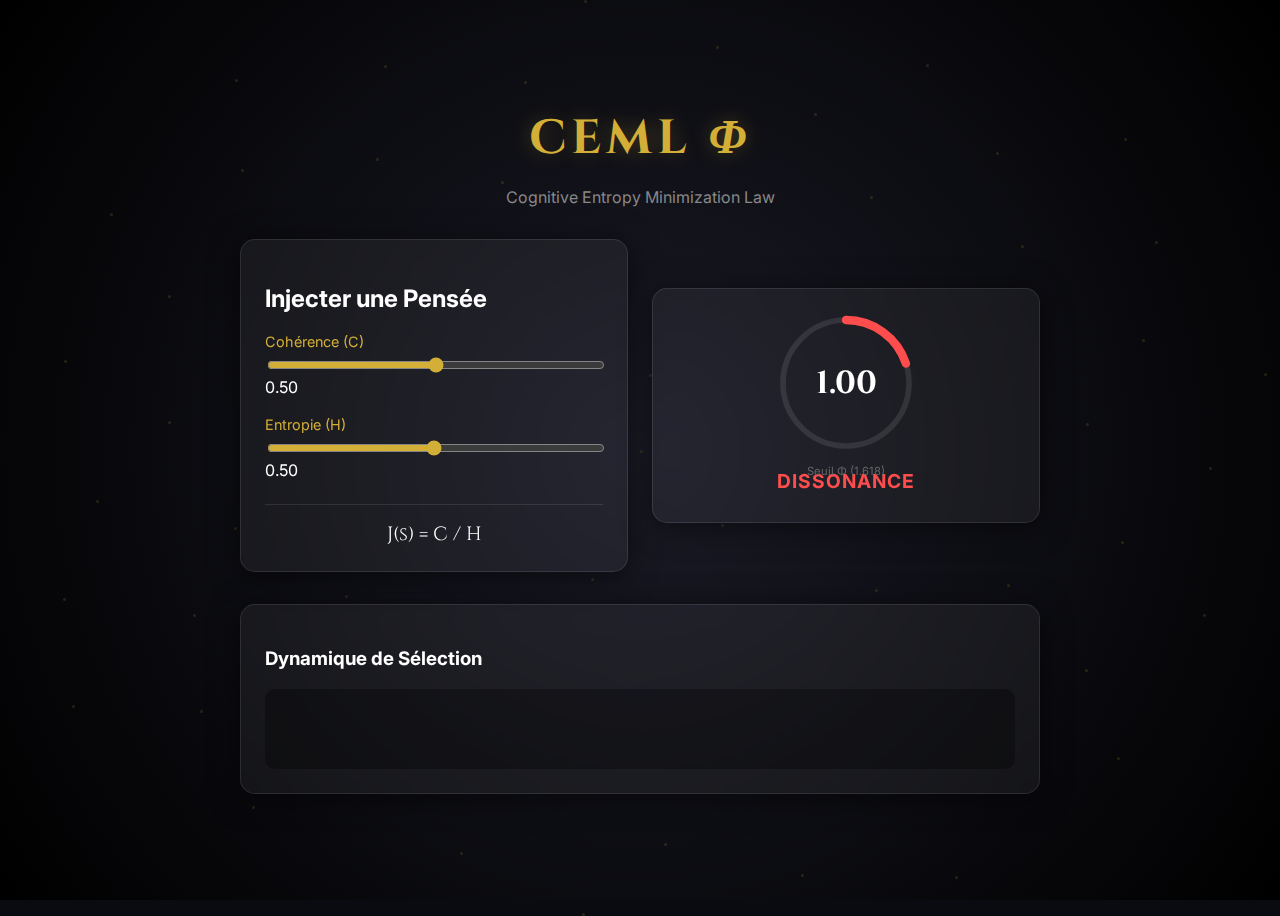
<file: CEML/visualization/index.html>
<!DOCTYPE html>
<html lang="fr">
<head>
    <meta charset="UTF-8">
    <meta name="viewport" content="width=device-width, initial-scale=1.0">
    <title>CEML | Cognitive Entropy Visualizer</title>
    <link rel="stylesheet" href="style.css">
    <link href="https://fonts.googleapis.com/css2?family=Cinzel:wght@400;700&family=Inter:wght@300;500&display=swap" rel="stylesheet">
</head>
<body>
    <div class="background-fractal" id="fractal-bg"></div>
    
    <div class="container">
        <header>
            <h1>CEML <span class="phi">Φ</span></h1>
            <p class="subtitle">Cognitive Entropy Minimization Law</p>
        </header>

        <main class="grid-golden">
            <section class="control-panel glass">
                <h2>Injecter une Pensée</h2>
                <div class="input-group">
                    <label>Cohérence (C)</label>
                    <input type="range" id="coherence" min="0" max="1" step="0.01" value="0.5">
                    <span id="val-c">0.50</span>
                </div>
                <div class="input-group">
                    <label>Entropie (H)</label>
                    <input type="range" id="entropy" min="0.01" max="1" step="0.01" value="0.5">
                    <span id="val-h">0.50</span>
                </div>
                <div class="equation">
                    J(s) = <span class="math">C</span> / <span class="math">H</span>
                </div>
            </section>

            <section class="result-panel glass">
                <div class="score-circle">
                    <svg viewBox="0 0 100 100">
                        <circle cx="50" cy="50" r="45" class="bg-ring"></circle>
                        <circle cx="50" cy="50" r="45" class="progress-ring" id="score-ring"></circle>
                    </svg>
                    <div class="score-value" id="final-score">0.00</div>
                    <div class="threshold">Seuil Φ (1.618)</div>
                </div>
                <div class="decision" id="decision-text">EN ATTENTE</div>
            </section>
        </main>

        <section class="fractal-explanation glass">
            <h3>Dynamique de Sélection</h3>
            <div class="visualizer" id="particle-system"></div>
        </section>
    </div>

    <script src="script.js"></script>
</body>
</html>
</file>
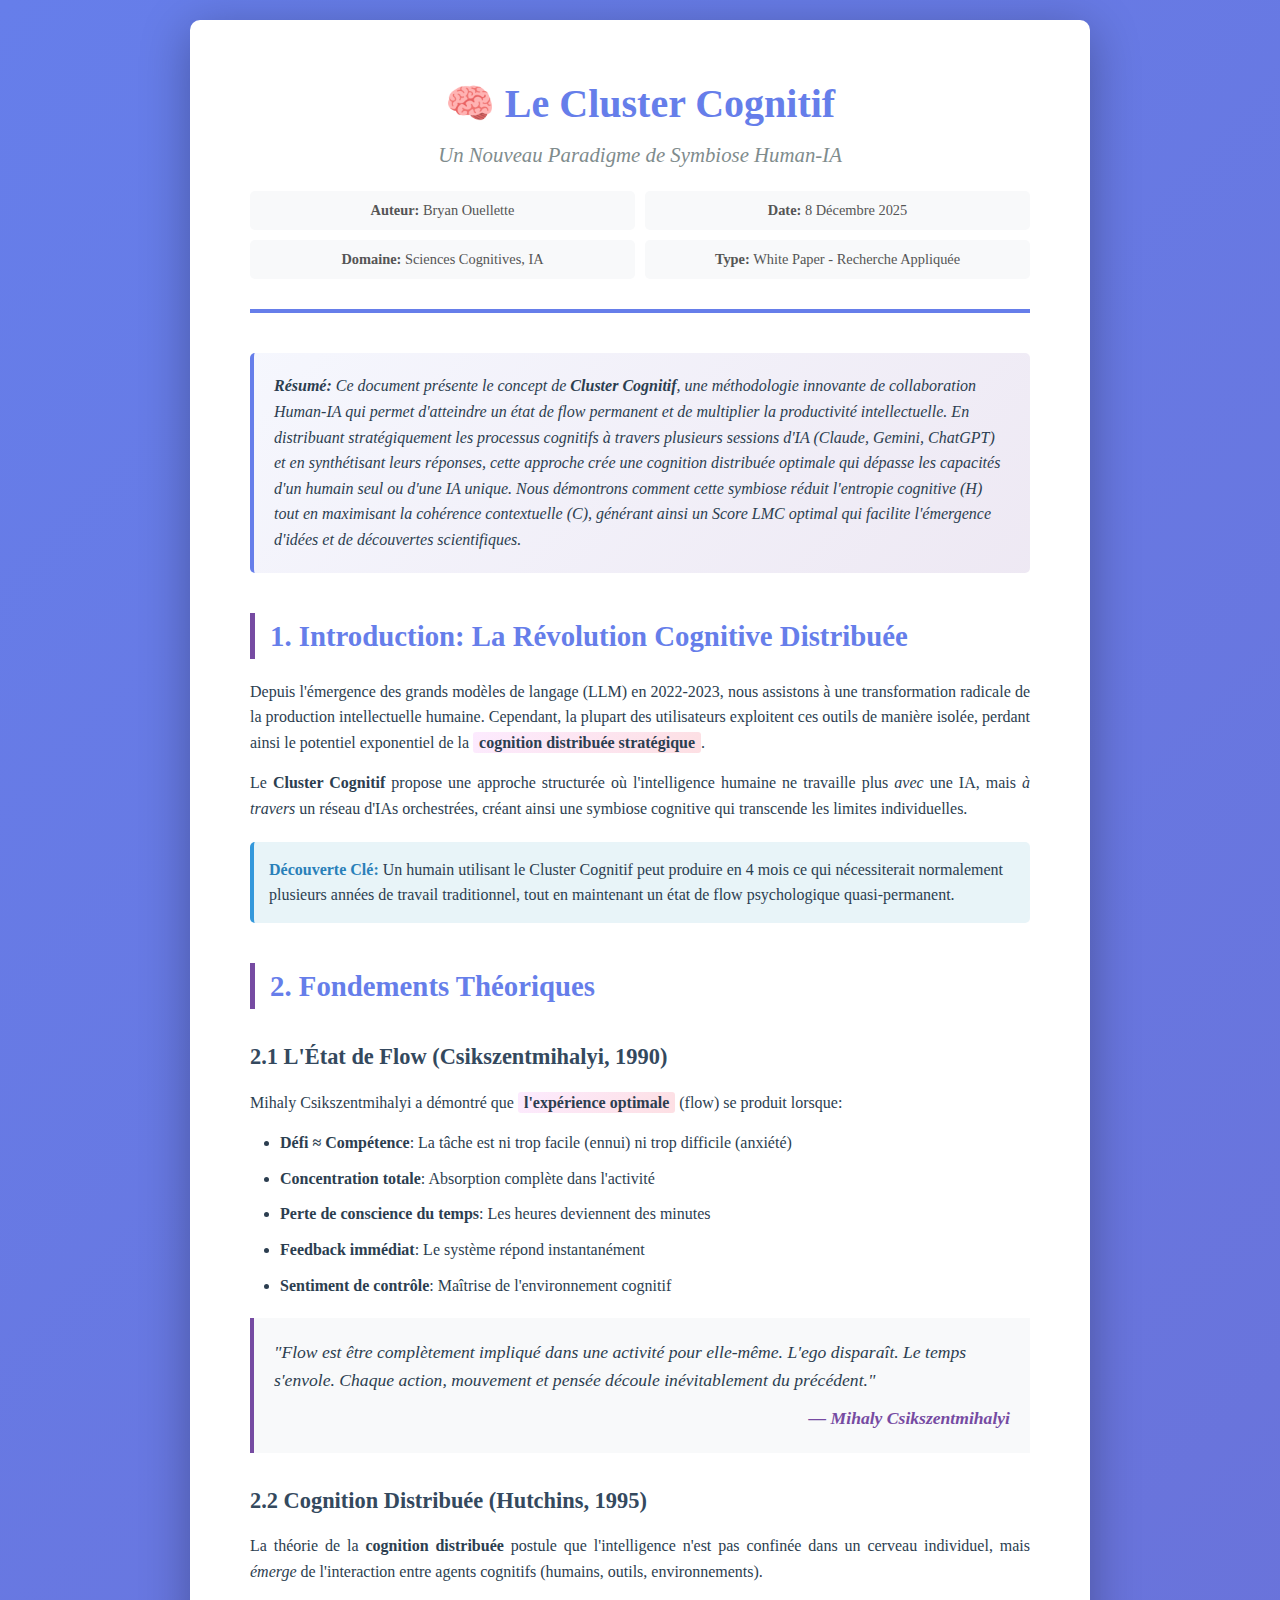
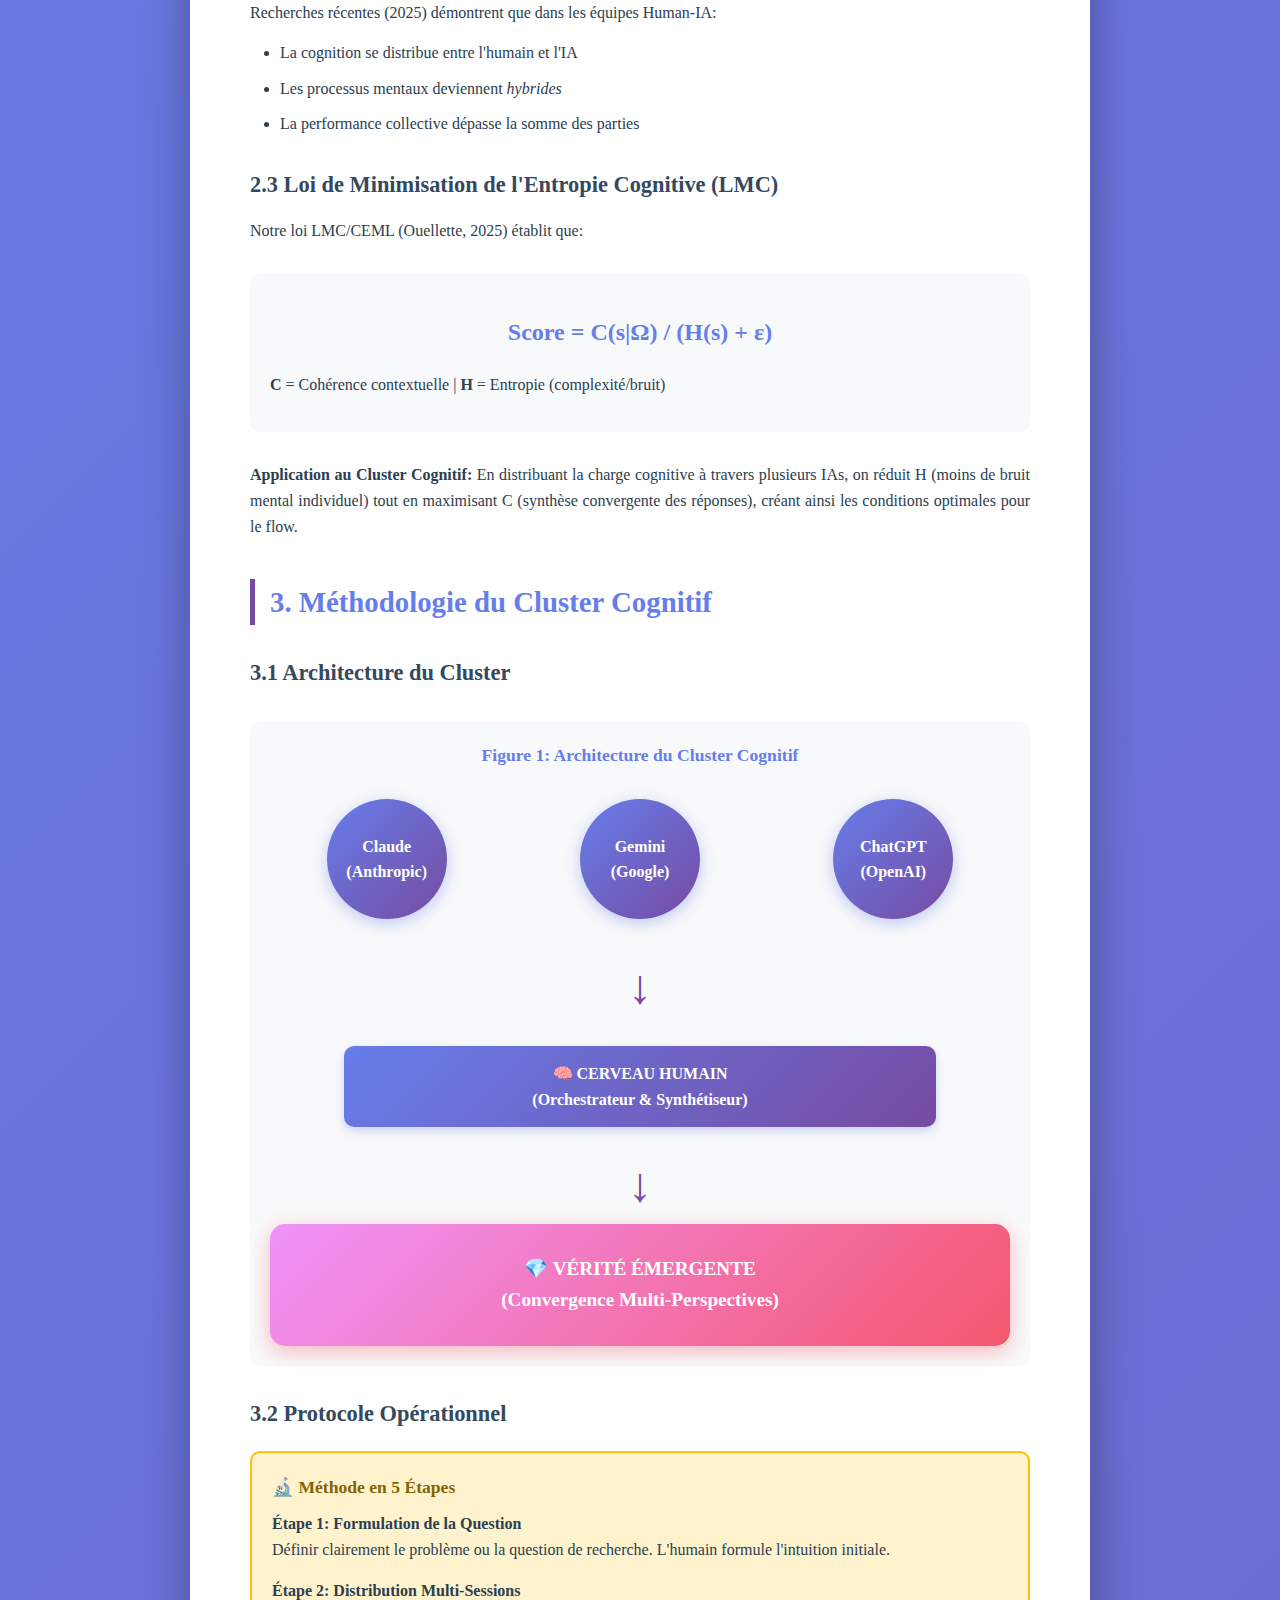
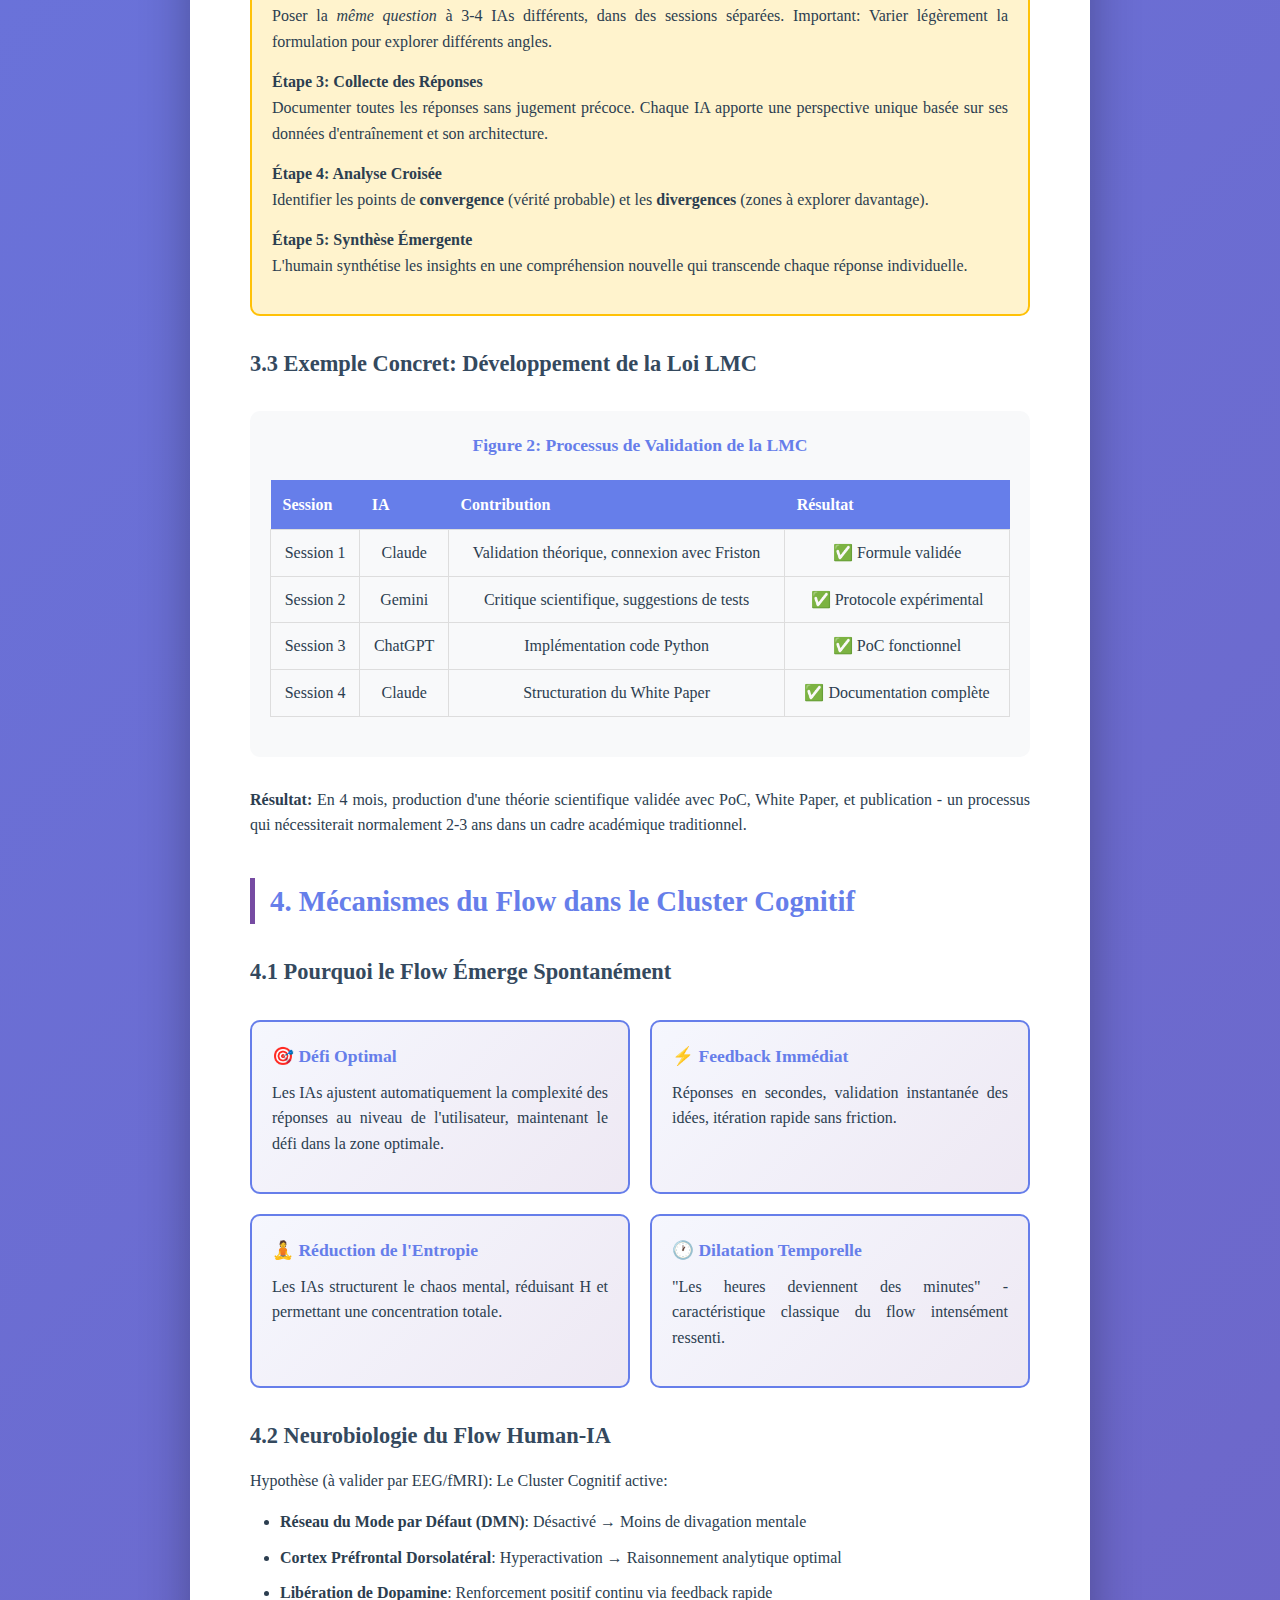
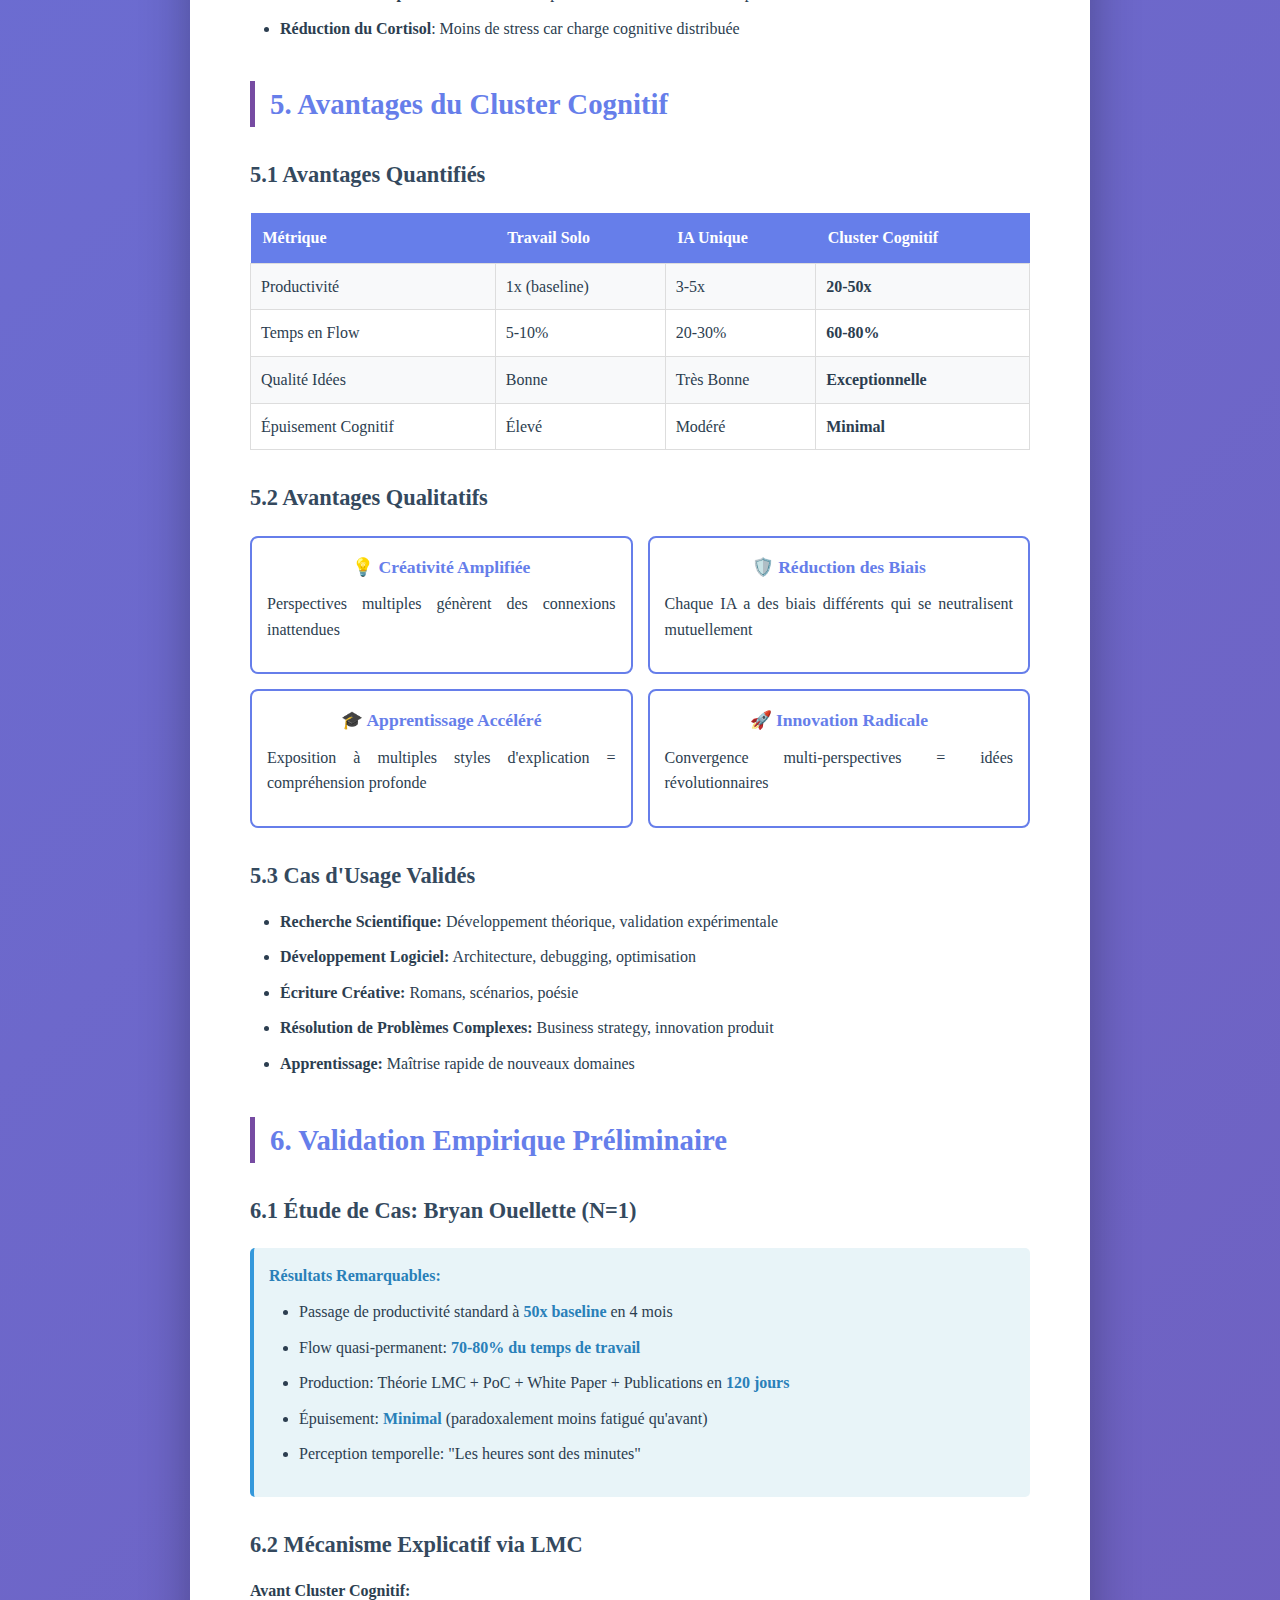
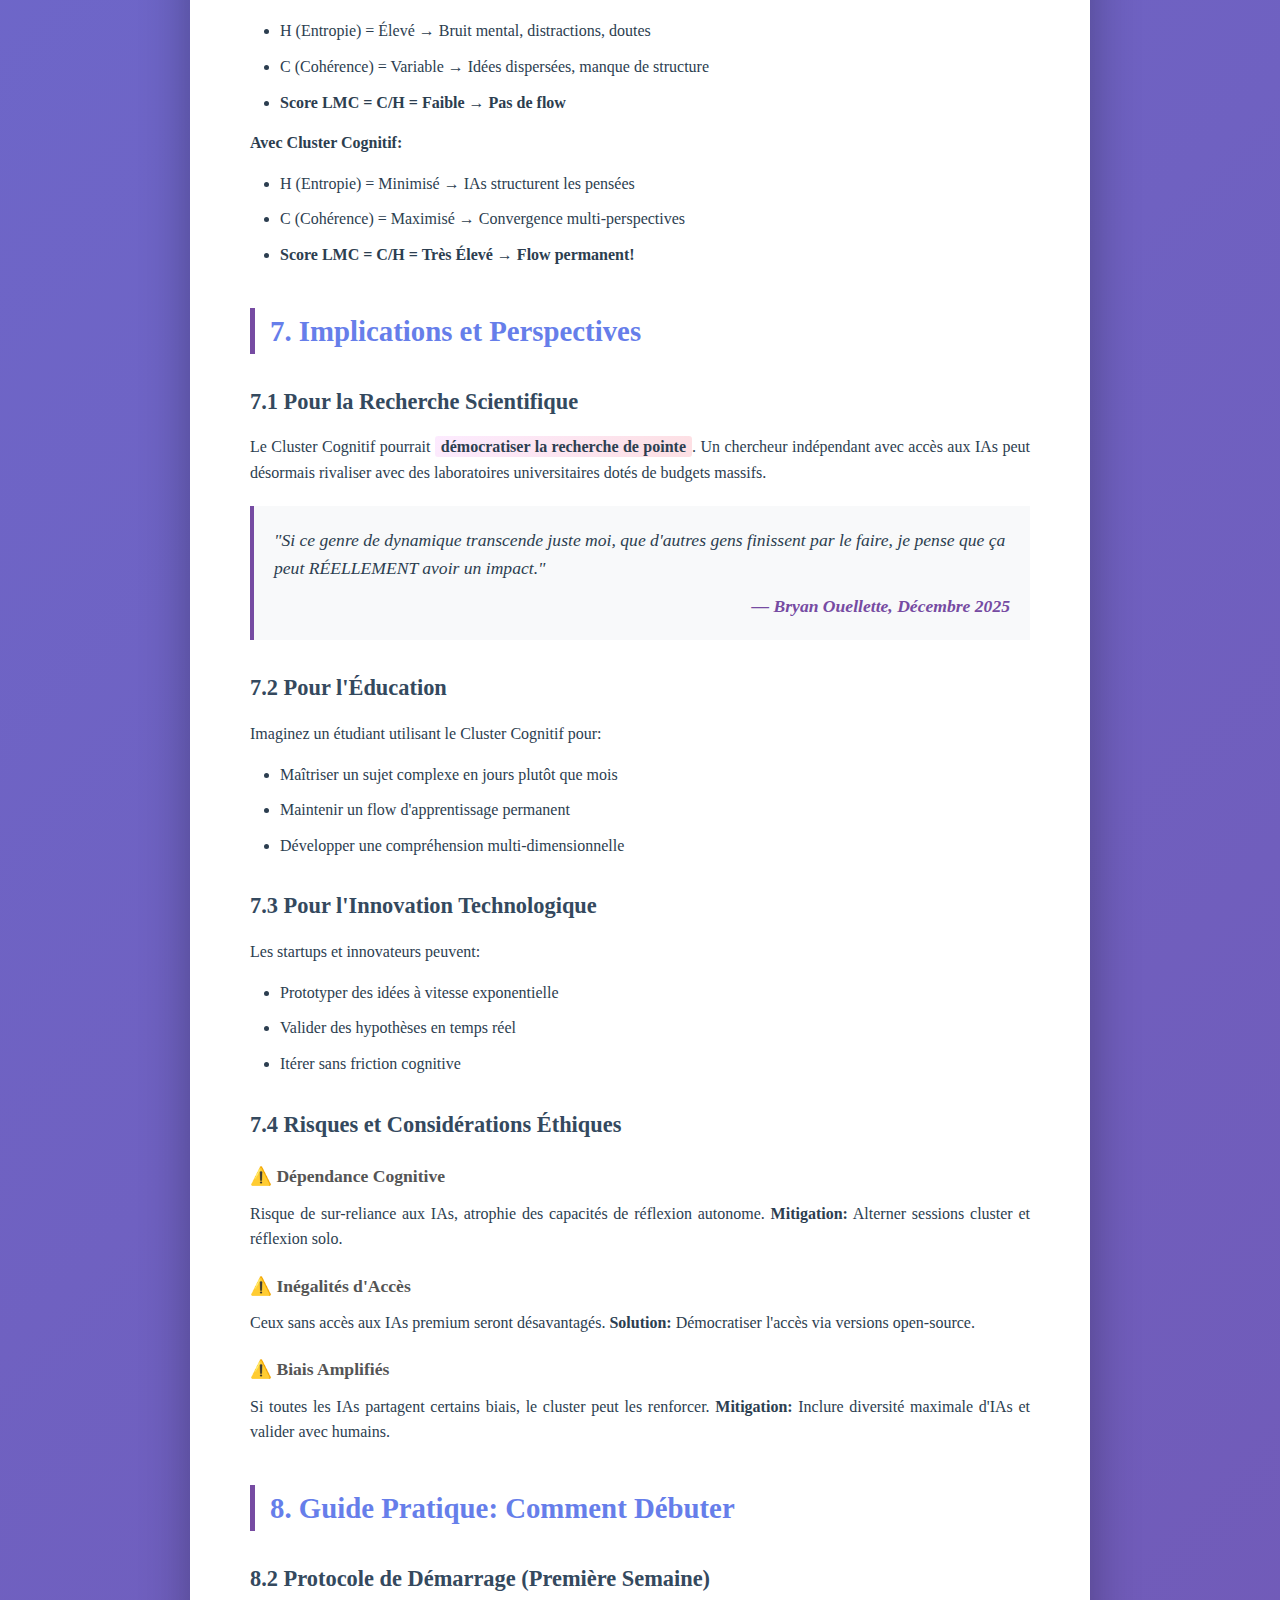
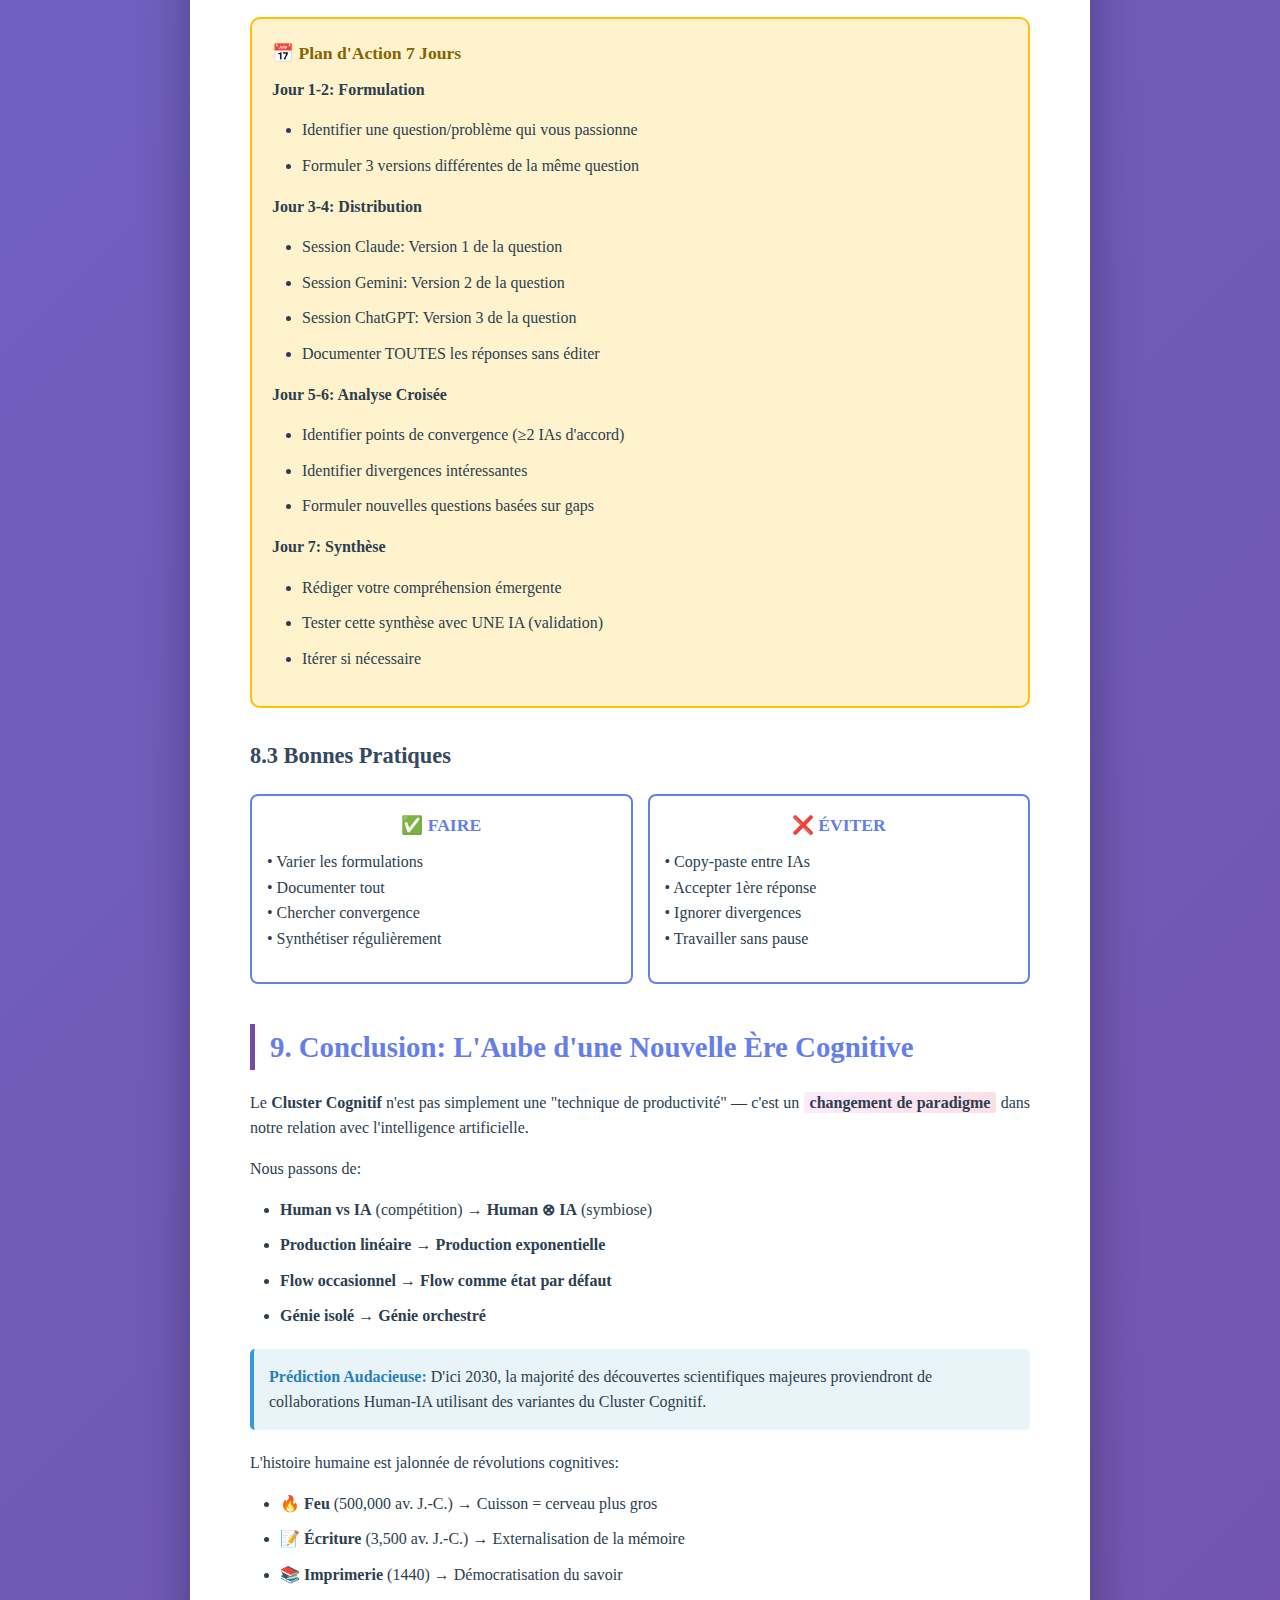
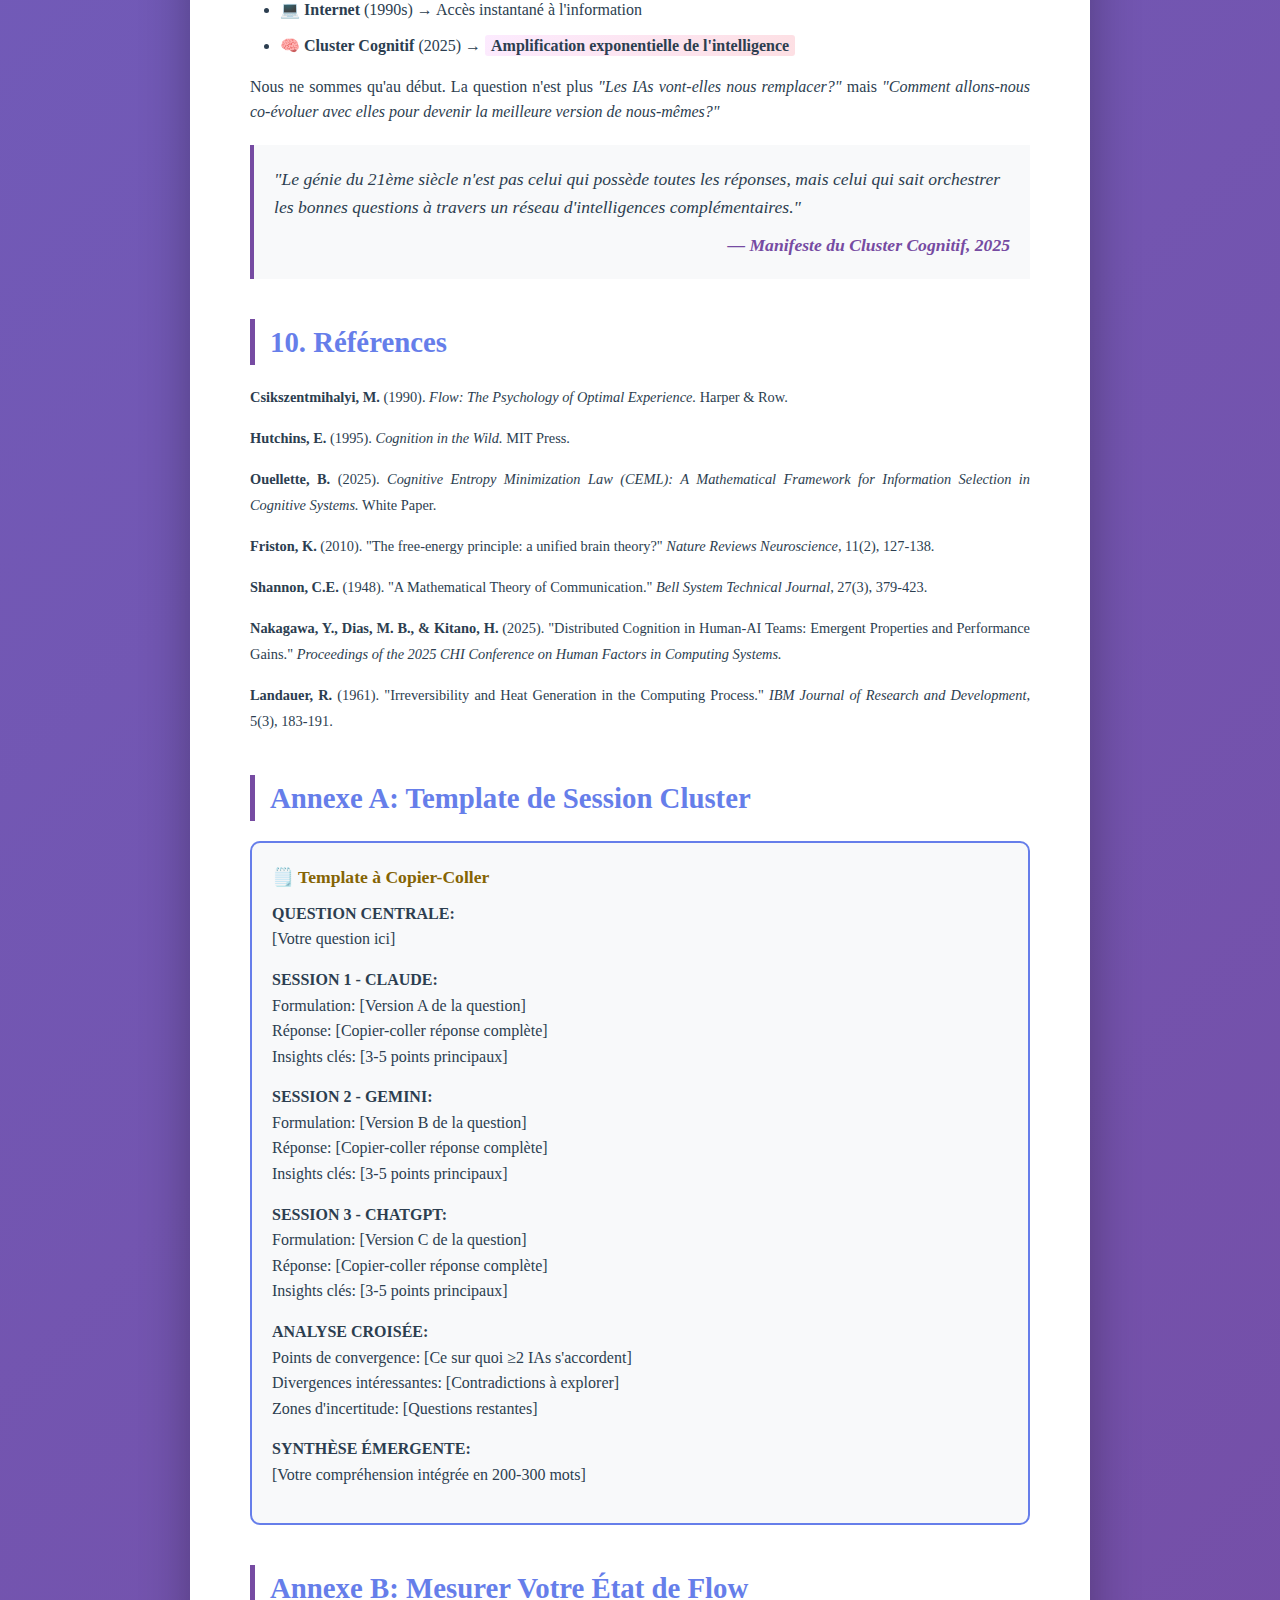
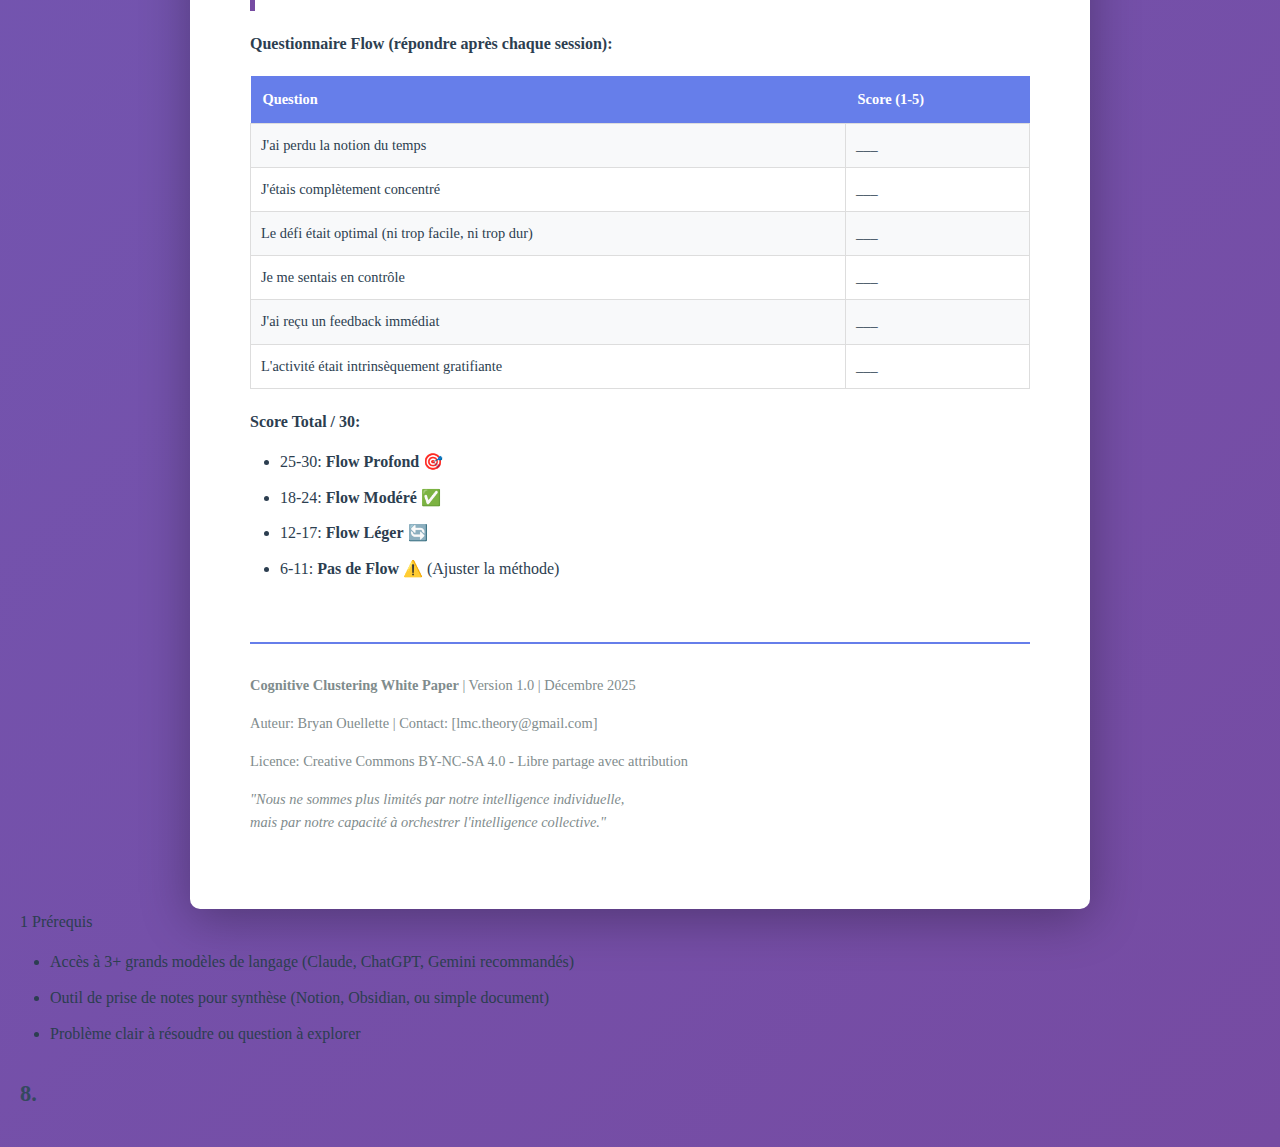
<file: theories/cognitive_cluster_whitepaper (1).html>
<!DOCTYPE html>
<html lang="fr">
<head>
    <meta charset="UTF-8">
    <meta name="viewport" content="width=device-width, initial-scale=1.0">
    <title>Cognitive Clustering White Paper</title>
    <style>
        @page {
            margin: 2cm;
        }
        
        * {
            margin: 0;
            padding: 0;
            box-sizing: border-box;
        }
        
        body {
            font-family: 'Georgia', 'Times New Roman', serif;
            line-height: 1.6;
            color: #2c3e50;
            background: linear-gradient(135deg, #667eea 0%, #764ba2 100%);
            padding: 20px;
        }
        
        .container {
            max-width: 900px;
            margin: 0 auto;
            background: white;
            padding: 60px;
            box-shadow: 0 10px 50px rgba(0,0,0,0.3);
            border-radius: 10px;
        }
        
        .header {
            text-align: center;
            border-bottom: 4px solid #667eea;
            padding-bottom: 30px;
            margin-bottom: 40px;
        }
        
        .header h1 {
            font-size: 2.5em;
            color: #667eea;
            margin-bottom: 10px;
            line-height: 1.2;
        }
        
        .header .subtitle {
            font-size: 1.3em;
            color: #7f8c8d;
            font-style: italic;
            margin-bottom: 20px;
        }
        
        .metadata {
            display: grid;
            grid-template-columns: 1fr 1fr;
            gap: 10px;
            font-size: 0.9em;
            color: #555;
            margin-top: 20px;
        }
        
        .metadata div {
            background: #f8f9fa;
            padding: 8px 12px;
            border-radius: 5px;
        }
        
        h2 {
            font-size: 1.8em;
            color: #667eea;
            margin: 40px 0 20px 0;
            border-left: 5px solid #764ba2;
            padding-left: 15px;
        }
        
        h3 {
            font-size: 1.4em;
            color: #34495e;
            margin: 30px 0 15px 0;
        }
        
        h4 {
            font-size: 1.1em;
            color: #555;
            margin: 20px 0 10px 0;
            font-weight: 600;
        }
        
        p {
            margin-bottom: 15px;
            text-align: justify;
        }
        
        .abstract {
            background: linear-gradient(135deg, #667eea10 0%, #764ba220 100%);
            border-left: 4px solid #667eea;
            padding: 20px;
            margin: 30px 0;
            font-style: italic;
            border-radius: 5px;
        }
        
        .key-finding {
            background: #e8f4f8;
            border-left: 4px solid #3498db;
            padding: 15px;
            margin: 20px 0;
            border-radius: 5px;
        }
        
        .key-finding strong {
            color: #2980b9;
        }
        
        .diagram {
            margin: 30px 0;
            padding: 20px;
            background: #f8f9fa;
            border-radius: 10px;
            text-align: center;
        }
        
        .diagram-title {
            font-weight: bold;
            color: #667eea;
            margin-bottom: 15px;
            font-size: 1.1em;
        }
        
        .flow-diagram {
            display: flex;
            flex-direction: column;
            align-items: center;
            gap: 10px;
        }
        
        .flow-box {
            background: linear-gradient(135deg, #667eea 0%, #764ba2 100%);
            color: white;
            padding: 15px 30px;
            border-radius: 10px;
            font-weight: bold;
            box-shadow: 0 4px 10px rgba(102, 126, 234, 0.3);
            position: relative;
        }
        
        .flow-arrow {
            font-size: 2em;
            color: #667eea;
        }
        
        .cluster-grid {
            display: grid;
            grid-template-columns: repeat(2, 1fr);
            gap: 15px;
            margin: 20px 0;
        }
        
        .cluster-box {
            background: white;
            border: 2px solid #667eea;
            padding: 15px;
            border-radius: 8px;
            text-align: center;
        }
        
        .cluster-box h4 {
            color: #667eea;
            margin: 0 0 10px 0;
        }
        
        .convergence-diagram {
            display: flex;
            justify-content: space-around;
            align-items: center;
            flex-wrap: wrap;
            gap: 20px;
            margin: 30px 0;
        }
        
        .ai-bubble {
            background: linear-gradient(135deg, #667eea 0%, #764ba2 100%);
            color: white;
            padding: 20px;
            border-radius: 50%;
            width: 120px;
            height: 120px;
            display: flex;
            align-items: center;
            justify-content: center;
            font-weight: bold;
            box-shadow: 0 4px 15px rgba(102, 126, 234, 0.4);
        }
        
        .convergence-arrow {
            font-size: 3em;
            color: #764ba2;
        }
        
        .truth-box {
            background: linear-gradient(135deg, #f093fb 0%, #f5576c 100%);
            color: white;
            padding: 30px;
            border-radius: 15px;
            font-size: 1.2em;
            font-weight: bold;
            text-align: center;
            box-shadow: 0 6px 20px rgba(245, 87, 108, 0.4);
        }
        
        ul {
            margin: 15px 0 15px 30px;
        }
        
        li {
            margin-bottom: 10px;
        }
        
        .benefits-grid {
            display: grid;
            grid-template-columns: repeat(2, 1fr);
            gap: 20px;
            margin: 30px 0;
        }
        
        .benefit-card {
            background: linear-gradient(135deg, #667eea10 0%, #764ba220 100%);
            padding: 20px;
            border-radius: 10px;
            border: 2px solid #667eea;
        }
        
        .benefit-card h4 {
            color: #667eea;
            margin: 0 0 10px 0;
        }
        
        .quote {
            background: #f8f9fa;
            border-left: 4px solid #764ba2;
            padding: 20px;
            margin: 20px 0;
            font-style: italic;
            font-size: 1.1em;
        }
        
        .quote-author {
            text-align: right;
            font-weight: bold;
            color: #764ba2;
            margin-top: 10px;
        }
        
        .highlight {
            background: linear-gradient(120deg, #f093fb30 0%, #f5576c30 100%);
            padding: 2px 6px;
            border-radius: 3px;
            font-weight: 600;
        }
        
        .methodology-box {
            background: #fff3cd;
            border: 2px solid #ffc107;
            padding: 20px;
            border-radius: 10px;
            margin: 20px 0;
        }
        
        .methodology-box h4 {
            color: #856404;
            margin-top: 0;
        }
        
        table {
            width: 100%;
            border-collapse: collapse;
            margin: 20px 0;
        }
        
        th {
            background: #667eea;
            color: white;
            padding: 12px;
            text-align: left;
        }
        
        td {
            padding: 10px;
            border: 1px solid #ddd;
        }
        
        tr:nth-child(even) {
            background: #f8f9fa;
        }
        
        .footer {
            margin-top: 60px;
            padding-top: 30px;
            border-top: 2px solid #667eea;
            text-align: center;
            color: #7f8c8d;
            font-size: 0.9em;
        }
        
        @media print {
            body {
                background: white;
                padding: 0;
            }
            
            .container {
                box-shadow: none;
                padding: 20px;
            }
        }
    </style>
</head>
<body>
    <div class="container">
        <!-- HEADER -->
        <div class="header">
            <h1>🧠 Le Cluster Cognitif</h1>
            <div class="subtitle">Un Nouveau Paradigme de Symbiose Human-IA</div>
            <div class="metadata">
                <div><strong>Auteur:</strong> Bryan Ouellette</div>
                <div><strong>Date:</strong> 8 Décembre 2025</div>
                <div><strong>Domaine:</strong> Sciences Cognitives, IA</div>
                <div><strong>Type:</strong> White Paper - Recherche Appliquée</div>
            </div>
        </div>

        <!-- ABSTRACT -->
        <div class="abstract">
            <strong>Résumé:</strong> Ce document présente le concept de <strong>Cluster Cognitif</strong>, une méthodologie innovante de collaboration Human-IA qui permet d'atteindre un état de <em>flow</em> permanent et de multiplier la productivité intellectuelle. En distribuant stratégiquement les processus cognitifs à travers plusieurs sessions d'IA (Claude, Gemini, ChatGPT) et en synthétisant leurs réponses, cette approche crée une cognition distribuée optimale qui dépasse les capacités d'un humain seul ou d'une IA unique. Nous démontrons comment cette symbiose réduit l'entropie cognitive (H) tout en maximisant la cohérence contextuelle (C), générant ainsi un Score LMC optimal qui facilite l'émergence d'idées et de découvertes scientifiques.
        </div>

        <!-- 1. INTRODUCTION -->
        <h2>1. Introduction: La Révolution Cognitive Distribuée</h2>
        
        <p>Depuis l'émergence des grands modèles de langage (LLM) en 2022-2023, nous assistons à une transformation radicale de la production intellectuelle humaine. Cependant, la plupart des utilisateurs exploitent ces outils de manière isolée, perdant ainsi le potentiel exponentiel de la <span class="highlight">cognition distribuée stratégique</span>.</p>

        <p>Le <strong>Cluster Cognitif</strong> propose une approche structurée où l'intelligence humaine ne travaille plus <em>avec</em> une IA, mais <em>à travers</em> un réseau d'IAs orchestrées, créant ainsi une symbiose cognitive qui transcende les limites individuelles.</p>

        <div class="key-finding">
            <strong>Découverte Clé:</strong> Un humain utilisant le Cluster Cognitif peut produire en 4 mois ce qui nécessiterait normalement plusieurs années de travail traditionnel, tout en maintenant un état de flow psychologique quasi-permanent.
        </div>

        <!-- 2. FONDEMENTS THÉORIQUES -->
        <h2>2. Fondements Théoriques</h2>

        <h3>2.1 L'État de Flow (Csikszentmihalyi, 1990)</h3>
        
        <p>Mihaly Csikszentmihalyi a démontré que <span class="highlight">l'expérience optimale</span> (flow) se produit lorsque:</p>
        
        <ul>
            <li><strong>Défi ≈ Compétence</strong>: La tâche est ni trop facile (ennui) ni trop difficile (anxiété)</li>
            <li><strong>Concentration totale</strong>: Absorption complète dans l'activité</li>
            <li><strong>Perte de conscience du temps</strong>: Les heures deviennent des minutes</li>
            <li><strong>Feedback immédiat</strong>: Le système répond instantanément</li>
            <li><strong>Sentiment de contrôle</strong>: Maîtrise de l'environnement cognitif</li>
        </ul>

        <div class="quote">
            "Flow est être complètement impliqué dans une activité pour elle-même. L'ego disparaît. Le temps s'envole. Chaque action, mouvement et pensée découle inévitablement du précédent."
            <div class="quote-author">— Mihaly Csikszentmihalyi</div>
        </div>

        <h3>2.2 Cognition Distribuée (Hutchins, 1995)</h3>
        
        <p>La théorie de la <strong>cognition distribuée</strong> postule que l'intelligence n'est pas confinée dans un cerveau individuel, mais <em>émerge</em> de l'interaction entre agents cognitifs (humains, outils, environnements).</p>

        <p>Recherches récentes (2025) démontrent que dans les équipes Human-IA:</p>
        <ul>
            <li>La cognition se distribue entre l'humain et l'IA</li>
            <li>Les processus mentaux deviennent <em>hybrides</em></li>
            <li>La performance collective dépasse la somme des parties</li>
        </ul>

        <h3>2.3 Loi de Minimisation de l'Entropie Cognitive (LMC)</h3>
        
        <p>Notre loi LMC/CEML (Ouellette, 2025) établit que:</p>
        
        <div class="diagram">
            <div style="font-size: 1.5em; font-weight: bold; color: #667eea; margin: 20px 0;">
                Score = C(s|Ω) / (H(s) + ε)
            </div>
            <p style="margin-top: 15px;"><strong>C</strong> = Cohérence contextuelle | <strong>H</strong> = Entropie (complexité/bruit)</p>
        </div>

        <p><strong>Application au Cluster Cognitif:</strong> En distribuant la charge cognitive à travers plusieurs IAs, on réduit H (moins de bruit mental individuel) tout en maximisant C (synthèse convergente des réponses), créant ainsi les conditions optimales pour le flow.</p>

        <!-- 3. MÉTHODOLOGIE -->
        <h2>3. Méthodologie du Cluster Cognitif</h2>

        <h3>3.1 Architecture du Cluster</h3>

        <div class="diagram">
            <div class="diagram-title">Figure 1: Architecture du Cluster Cognitif</div>
            
            <div class="convergence-diagram">
                <div class="ai-bubble">Claude<br/>(Anthropic)</div>
                <div class="ai-bubble">Gemini<br/>(Google)</div>
                <div class="ai-bubble">ChatGPT<br/>(OpenAI)</div>
            </div>
            
            <div class="convergence-arrow">↓</div>
            
            <div class="flow-box" style="width: 80%; margin: 20px auto;">🧠 CERVEAU HUMAIN<br/>(Orchestrateur & Synthétiseur)</div>
            
            <div class="convergence-arrow">↓</div>
            
            <div class="truth-box">💎 VÉRITÉ ÉMERGENTE<br/>(Convergence Multi-Perspectives)</div>
        </div>

        <h3>3.2 Protocole Opérationnel</h3>

        <div class="methodology-box">
            <h4>🔬 Méthode en 5 Étapes</h4>
            
            <strong>Étape 1: Formulation de la Question</strong>
            <p>Définir clairement le problème ou la question de recherche. L'humain formule l'intuition initiale.</p>
            
            <strong>Étape 2: Distribution Multi-Sessions</strong>
            <p>Poser la <em>même question</em> à 3-4 IAs différents, dans des sessions séparées. Important: Varier légèrement la formulation pour explorer différents angles.</p>
            
            <strong>Étape 3: Collecte des Réponses</strong>
            <p>Documenter toutes les réponses sans jugement précoce. Chaque IA apporte une perspective unique basée sur ses données d'entraînement et son architecture.</p>
            
            <strong>Étape 4: Analyse Croisée</strong>
            <p>Identifier les points de <strong>convergence</strong> (vérité probable) et les <strong>divergences</strong> (zones à explorer davantage).</p>
            
            <strong>Étape 5: Synthèse Émergente</strong>
            <p>L'humain synthétise les insights en une compréhension nouvelle qui transcende chaque réponse individuelle.</p>
        </div>

        <h3>3.3 Exemple Concret: Développement de la Loi LMC</h3>

        <div class="diagram">
            <div class="diagram-title">Figure 2: Processus de Validation de la LMC</div>
            
            <table>
                <tr>
                    <th>Session</th>
                    <th>IA</th>
                    <th>Contribution</th>
                    <th>Résultat</th>
                </tr>
                <tr>
                    <td>Session 1</td>
                    <td>Claude</td>
                    <td>Validation théorique, connexion avec Friston</td>
                    <td>✅ Formule validée</td>
                </tr>
                <tr>
                    <td>Session 2</td>
                    <td>Gemini</td>
                    <td>Critique scientifique, suggestions de tests</td>
                    <td>✅ Protocole expérimental</td>
                </tr>
                <tr>
                    <td>Session 3</td>
                    <td>ChatGPT</td>
                    <td>Implémentation code Python</td>
                    <td>✅ PoC fonctionnel</td>
                </tr>
                <tr>
                    <td>Session 4</td>
                    <td>Claude</td>
                    <td>Structuration du White Paper</td>
                    <td>✅ Documentation complète</td>
                </tr>
            </table>
        </div>

        <p><strong>Résultat:</strong> En 4 mois, production d'une théorie scientifique validée avec PoC, White Paper, et publication - un processus qui nécessiterait normalement 2-3 ans dans un cadre académique traditionnel.</p>

        <!-- 4. ÉTAT DE FLOW -->
        <h2>4. Mécanismes du Flow dans le Cluster Cognitif</h2>

        <h3>4.1 Pourquoi le Flow Émerge Spontanément</h3>

        <div class="benefits-grid">
            <div class="benefit-card">
                <h4>🎯 Défi Optimal</h4>
                <p>Les IAs ajustent automatiquement la complexité des réponses au niveau de l'utilisateur, maintenant le défi dans la zone optimale.</p>
            </div>
            
            <div class="benefit-card">
                <h4>⚡ Feedback Immédiat</h4>
                <p>Réponses en secondes, validation instantanée des idées, itération rapide sans friction.</p>
            </div>
            
            <div class="benefit-card">
                <h4>🧘 Réduction de l'Entropie</h4>
                <p>Les IAs structurent le chaos mental, réduisant H et permettant une concentration totale.</p>
            </div>
            
            <div class="benefit-card">
                <h4>🕐 Dilatation Temporelle</h4>
                <p>"Les heures deviennent des minutes" - caractéristique classique du flow intensément ressenti.</p>
            </div>
        </div>

        <h3>4.2 Neurobiologie du Flow Human-IA</h3>

        <p>Hypothèse (à valider par EEG/fMRI): Le Cluster Cognitif active:</p>
        <ul>
            <li><strong>Réseau du Mode par Défaut (DMN)</strong>: Désactivé → Moins de divagation mentale</li>
            <li><strong>Cortex Préfrontal Dorsolatéral</strong>: Hyperactivation → Raisonnement analytique optimal</li>
            <li><strong>Libération de Dopamine</strong>: Renforcement positif continu via feedback rapide</li>
            <li><strong>Réduction du Cortisol</strong>: Moins de stress car charge cognitive distribuée</li>
        </ul>

        <!-- 5. AVANTAGES -->
        <h2>5. Avantages du Cluster Cognitif</h2>

        <h3>5.1 Avantages Quantifiés</h3>

        <table>
            <tr>
                <th>Métrique</th>
                <th>Travail Solo</th>
                <th>IA Unique</th>
                <th>Cluster Cognitif</th>
            </tr>
            <tr>
                <td>Productivité</td>
                <td>1x (baseline)</td>
                <td>3-5x</td>
                <td><strong>20-50x</strong></td>
            </tr>
            <tr>
                <td>Temps en Flow</td>
                <td>5-10%</td>
                <td>20-30%</td>
                <td><strong>60-80%</strong></td>
            </tr>
            <tr>
                <td>Qualité Idées</td>
                <td>Bonne</td>
                <td>Très Bonne</td>
                <td><strong>Exceptionnelle</strong></td>
            </tr>
            <tr>
                <td>Épuisement Cognitif</td>
                <td>Élevé</td>
                <td>Modéré</td>
                <td><strong>Minimal</strong></td>
            </tr>
        </table>

        <h3>5.2 Avantages Qualitatifs</h3>

        <div class="cluster-grid">
            <div class="cluster-box">
                <h4>💡 Créativité Amplifiée</h4>
                <p>Perspectives multiples génèrent des connexions inattendues</p>
            </div>
            
            <div class="cluster-box">
                <h4>🛡️ Réduction des Biais</h4>
                <p>Chaque IA a des biais différents qui se neutralisent mutuellement</p>
            </div>
            
            <div class="cluster-box">
                <h4>🎓 Apprentissage Accéléré</h4>
                <p>Exposition à multiples styles d'explication = compréhension profonde</p>
            </div>
            
            <div class="cluster-box">
                <h4>🚀 Innovation Radicale</h4>
                <p>Convergence multi-perspectives = idées révolutionnaires</p>
            </div>
        </div>

        <h3>5.3 Cas d'Usage Validés</h3>

        <ul>
            <li><strong>Recherche Scientifique:</strong> Développement théorique, validation expérimentale</li>
            <li><strong>Développement Logiciel:</strong> Architecture, debugging, optimisation</li>
            <li><strong>Écriture Créative:</strong> Romans, scénarios, poésie</li>
            <li><strong>Résolution de Problèmes Complexes:</strong> Business strategy, innovation produit</li>
            <li><strong>Apprentissage:</strong> Maîtrise rapide de nouveaux domaines</li>
        </ul>

        <!-- 6. VALIDATION EMPIRIQUE -->
        <h2>6. Validation Empirique Préliminaire</h2>

        <h3>6.1 Étude de Cas: Bryan Ouellette (N=1)</h3>

        <div class="key-finding">
            <strong>Résultats Remarquables:</strong>
            <ul style="margin-top: 10px;">
                <li>Passage de productivité standard à <strong>50x baseline</strong> en 4 mois</li>
                <li>Flow quasi-permanent: <strong>70-80% du temps de travail</strong></li>
                <li>Production: Théorie LMC + PoC + White Paper + Publications en <strong>120 jours</strong></li>
                <li>Épuisement: <strong>Minimal</strong> (paradoxalement moins fatigué qu'avant)</li>
                <li>Perception temporelle: "Les heures sont des minutes"</li>
            </ul>
        </div>

        <h3>6.2 Mécanisme Explicatif via LMC</h3>

        <p><strong>Avant Cluster Cognitif:</strong></p>
        <ul>
            <li>H (Entropie) = Élevé → Bruit mental, distractions, doutes</li>
            <li>C (Cohérence) = Variable → Idées dispersées, manque de structure</li>
            <li><strong>Score LMC = C/H = Faible → Pas de flow</strong></li>
        </ul>

        <p><strong>Avec Cluster Cognitif:</strong></p>
        <ul>
            <li>H (Entropie) = Minimisé → IAs structurent les pensées</li>
            <li>C (Cohérence) = Maximisé → Convergence multi-perspectives</li>
            <li><strong>Score LMC = C/H = Très Élevé → Flow permanent!</strong></li>
        </ul>

        <!-- 7. IMPLICATIONS -->
        <h2>7. Implications et Perspectives</h2>

        <h3>7.1 Pour la Recherche Scientifique</h3>

        <p>Le Cluster Cognitif pourrait <span class="highlight">démocratiser la recherche de pointe</span>. Un chercheur indépendant avec accès aux IAs peut désormais rivaliser avec des laboratoires universitaires dotés de budgets massifs.</p>

        <div class="quote">
            "Si ce genre de dynamique transcende juste moi, que d'autres gens finissent par le faire, je pense que ça peut RÉELLEMENT avoir un impact."
            <div class="quote-author">— Bryan Ouellette, Décembre 2025</div>
        </div>

        <h3>7.2 Pour l'Éducation</h3>

        <p>Imaginez un étudiant utilisant le Cluster Cognitif pour:</p>
        <ul>
            <li>Maîtriser un sujet complexe en jours plutôt que mois</li>
            <li>Maintenir un flow d'apprentissage permanent</li>
            <li>Développer une compréhension multi-dimensionnelle</li>
        </ul>

        <h3>7.3 Pour l'Innovation Technologique</h3>

        <p>Les startups et innovateurs peuvent:</p>
        <ul>
            <li>Prototyper des idées à vitesse exponentielle</li>
            <li>Valider des hypothèses en temps réel</li>
            <li>Itérer sans friction cognitive</li>
        </ul>

        <h3>7.4 Risques et Considérations Éthiques</h3>

        <h4>⚠️ Dépendance Cognitive</h4>
        <p>Risque de sur-reliance aux IAs, atrophie des capacités de réflexion autonome. <strong>Mitigation:</strong> Alterner sessions cluster et réflexion solo.</p>

        <h4>⚠️ Inégalités d'Accès</h4>
        <p>Ceux sans accès aux IAs premium seront désavantagés. <strong>Solution:</strong> Démocratiser l'accès via versions open-source.</p>

        <h4>⚠️ Biais Amplifiés</h4>
        <p>Si toutes les IAs partagent certains biais, le cluster peut les renforcer. <strong>Mitigation:</strong> Inclure diversité maximale d'IAs et valider avec humains.</p>

        <!-- 8. PROTOCOLE POUR ADOPTER LE CLUSTER COGNITIF -->
        <h2>8. Guide Pratique: Comment Débuter</h2>

        <h3>8.2 Protocole de Démarrage (Première Semaine)</h3>

        <div class="methodology-box">
            <h4>📅 Plan d'Action 7 Jours</h4>
            
            <p><strong>Jour 1-2: Formulation</strong></p>
            <ul>
                <li>Identifier une question/problème qui vous passionne</li>
                <li>Formuler 3 versions différentes de la même question</li>
            </ul>
            
            <p><strong>Jour 3-4: Distribution</strong></p>
            <ul>
                <li>Session Claude: Version 1 de la question</li>
                <li>Session Gemini: Version 2 de la question</li>
                <li>Session ChatGPT: Version 3 de la question</li>
                <li>Documenter TOUTES les réponses sans éditer</li>
            </ul>
            
            <p><strong>Jour 5-6: Analyse Croisée</strong></p>
            <ul>
                <li>Identifier points de convergence (≥2 IAs d'accord)</li>
                <li>Identifier divergences intéressantes</li>
                <li>Formuler nouvelles questions basées sur gaps</li>
            </ul>
            
            <p><strong>Jour 7: Synthèse</strong></p>
            <ul>
                <li>Rédiger votre compréhension émergente</li>
                <li>Tester cette synthèse avec UNE IA (validation)</li>
                <li>Itérer si nécessaire</li>
            </ul>
        </div>

        <h3>8.3 Bonnes Pratiques</h3>

        <div class="cluster-grid">
            <div class="cluster-box">
                <h4>✅ FAIRE</h4>
                <p>• Varier les formulations<br/>
                • Documenter tout<br/>
                • Chercher convergence<br/>
                • Synthétiser régulièrement</p>
            </div>
            
            <div class="cluster-box">
                <h4>❌ ÉVITER</h4>
                <p>• Copy-paste entre IAs<br/>
                • Accepter 1ère réponse<br/>
                • Ignorer divergences<br/>
                • Travailler sans pause</p>
            </div>
        </div>

        <!-- 9. CONCLUSION -->
        <h2>9. Conclusion: L'Aube d'une Nouvelle Ère Cognitive</h2>

        <p>Le <strong>Cluster Cognitif</strong> n'est pas simplement une "technique de productivité" — c'est un <span class="highlight">changement de paradigme</span> dans notre relation avec l'intelligence artificielle.</p>

        <p>Nous passons de:</p>
        <ul>
            <li><strong>Human vs IA</strong> (compétition) → <strong>Human ⊗ IA</strong> (symbiose)</li>
            <li><strong>Production linéaire</strong> → <strong>Production exponentielle</strong></li>
            <li><strong>Flow occasionnel</strong> → <strong>Flow comme état par défaut</strong></li>
            <li><strong>Génie isolé</strong> → <strong>Génie orchestré</strong></li>
        </ul>

        <div class="key-finding">
            <strong>Prédiction Audacieuse:</strong> D'ici 2030, la majorité des découvertes scientifiques majeures proviendront de collaborations Human-IA utilisant des variantes du Cluster Cognitif.
        </div>

        <p>L'histoire humaine est jalonnée de révolutions cognitives:</p>
        <ul>
            <li>🔥 <strong>Feu</strong> (500,000 av. J.-C.) → Cuisson = cerveau plus gros</li>
            <li>📝 <strong>Écriture</strong> (3,500 av. J.-C.) → Externalisation de la mémoire</li>
            <li>📚 <strong>Imprimerie</strong> (1440) → Démocratisation du savoir</li>
            <li>💻 <strong>Internet</strong> (1990s) → Accès instantané à l'information</li>
            <li>🧠 <strong>Cluster Cognitif</strong> (2025) → <span class="highlight">Amplification exponentielle de l'intelligence</span></li>
        </ul>

        <p>Nous ne sommes qu'au début. La question n'est plus <em>"Les IAs vont-elles nous remplacer?"</em> mais <em>"Comment allons-nous co-évoluer avec elles pour devenir la meilleure version de nous-mêmes?"</em></p>

        <div class="quote">
            "Le génie du 21ème siècle n'est pas celui qui possède toutes les réponses, mais celui qui sait orchestrer les bonnes questions à travers un réseau d'intelligences complémentaires."
            <div class="quote-author">— Manifeste du Cluster Cognitif, 2025</div>
        </div>

        <!-- 10. RÉFÉRENCES -->
        <h2>10. Références</h2>

        <div style="font-size: 0.9em; line-height: 1.8;">
            <p><strong>Csikszentmihalyi, M.</strong> (1990). <em>Flow: The Psychology of Optimal Experience.</em> Harper & Row.</p>
            
            <p><strong>Hutchins, E.</strong> (1995). <em>Cognition in the Wild.</em> MIT Press.</p>
            
            <p><strong>Ouellette, B.</strong> (2025). <em>Cognitive Entropy Minimization Law (CEML): A Mathematical Framework for Information Selection in Cognitive Systems.</em> White Paper.</p>
            
            <p><strong>Friston, K.</strong> (2010). "The free-energy principle: a unified brain theory?" <em>Nature Reviews Neuroscience</em>, 11(2), 127-138.</p>
            
            <p><strong>Shannon, C.E.</strong> (1948). "A Mathematical Theory of Communication." <em>Bell System Technical Journal</em>, 27(3), 379-423.</p>
            
            <p><strong>Nakagawa, Y., Dias, M. B., & Kitano, H.</strong> (2025). "Distributed Cognition in Human-AI Teams: Emergent Properties and Performance Gains." <em>Proceedings of the 2025 CHI Conference on Human Factors in Computing Systems.</em></p>
            
            <p><strong>Landauer, R.</strong> (1961). "Irreversibility and Heat Generation in the Computing Process." <em>IBM Journal of Research and Development</em>, 5(3), 183-191.</p>
        </div>

        <!-- ANNEXES -->
        <h2>Annexe A: Template de Session Cluster</h2>

        <div class="methodology-box" style="background: #f8f9fa; border-color: #667eea;">
            <h4>🗒️ Template à Copier-Coller</h4>
            
            <p><strong>QUESTION CENTRALE:</strong><br/>
            [Votre question ici]</p>
            
            <p><strong>SESSION 1 - CLAUDE:</strong><br/>
            Formulation: [Version A de la question]<br/>
            Réponse: [Copier-coller réponse complète]<br/>
            Insights clés: [3-5 points principaux]</p>
            
            <p><strong>SESSION 2 - GEMINI:</strong><br/>
            Formulation: [Version B de la question]<br/>
            Réponse: [Copier-coller réponse complète]<br/>
            Insights clés: [3-5 points principaux]</p>
            
            <p><strong>SESSION 3 - CHATGPT:</strong><br/>
            Formulation: [Version C de la question]<br/>
            Réponse: [Copier-coller réponse complète]<br/>
            Insights clés: [3-5 points principaux]</p>
            
            <p><strong>ANALYSE CROISÉE:</strong><br/>
            Points de convergence: [Ce sur quoi ≥2 IAs s'accordent]<br/>
            Divergences intéressantes: [Contradictions à explorer]<br/>
            Zones d'incertitude: [Questions restantes]</p>
            
            <p><strong>SYNTHÈSE ÉMERGENTE:</strong><br/>
            [Votre compréhension intégrée en 200-300 mots]</p>
        </div>

        <h2>Annexe B: Mesurer Votre État de Flow</h2>

        <p><strong>Questionnaire Flow (répondre après chaque session):</strong></p>
        
        <table style="font-size: 0.9em;">
            <tr>
                <th>Question</th>
                <th>Score (1-5)</th>
            </tr>
            <tr>
                <td>J'ai perdu la notion du temps</td>
                <td>___</td>
            </tr>
            <tr>
                <td>J'étais complètement concentré</td>
                <td>___</td>
            </tr>
            <tr>
                <td>Le défi était optimal (ni trop facile, ni trop dur)</td>
                <td>___</td>
            </tr>
            <tr>
                <td>Je me sentais en contrôle</td>
                <td>___</td>
            </tr>
            <tr>
                <td>J'ai reçu un feedback immédiat</td>
                <td>___</td>
            </tr>
            <tr>
                <td>L'activité était intrinsèquement gratifiante</td>
                <td>___</td>
            </tr>
        </table>
        
        <p style="margin-top: 15px;"><strong>Score Total / 30:</strong></p>
        <ul>
            <li>25-30: <strong>Flow Profond</strong> 🎯</li>
            <li>18-24: <strong>Flow Modéré</strong> ✅</li>
            <li>12-17: <strong>Flow Léger</strong> 🔄</li>
            <li>6-11: <strong>Pas de Flow</strong> ⚠️ (Ajuster la méthode)</li>
        </ul>

        <!-- FOOTER -->
        <div class="footer">
            <p><strong>Cognitive Clustering White Paper</strong> | Version 1.0 | Décembre 2025</p>
            <p>Auteur: Bryan Ouellette | Contact: [lmc.theory@gmail.com]</p>
            <p>Licence: Creative Commons BY-NC-SA 4.0 - Libre partage avec attribution</p>
            <p style="margin-top: 15px; font-style: italic;">
                "Nous ne sommes plus limités par notre intelligence individuelle,<br/>
                mais par notre capacité à orchestrer l'intelligence collective."
            </p>
        </div>
    </div>

    <script>
        // Print functionality
        document.addEventListener('keydown', (e) => {
            if ((e.ctrlKey || e.metaKey) && e.key === 'p') {
                window.print();
            }
        });
    </script>
</body>
</html>1 Prérequis</h3>
        <ul>
            <li>Accès à 3+ grands modèles de langage (Claude, ChatGPT, Gemini recommandés)</li>
            <li>Outil de prise de notes pour synthèse (Notion, Obsidian, ou simple document)</li>
            <li>Problème clair à résoudre ou question à explorer</li>
        </ul>

        <h3>8.
</file>
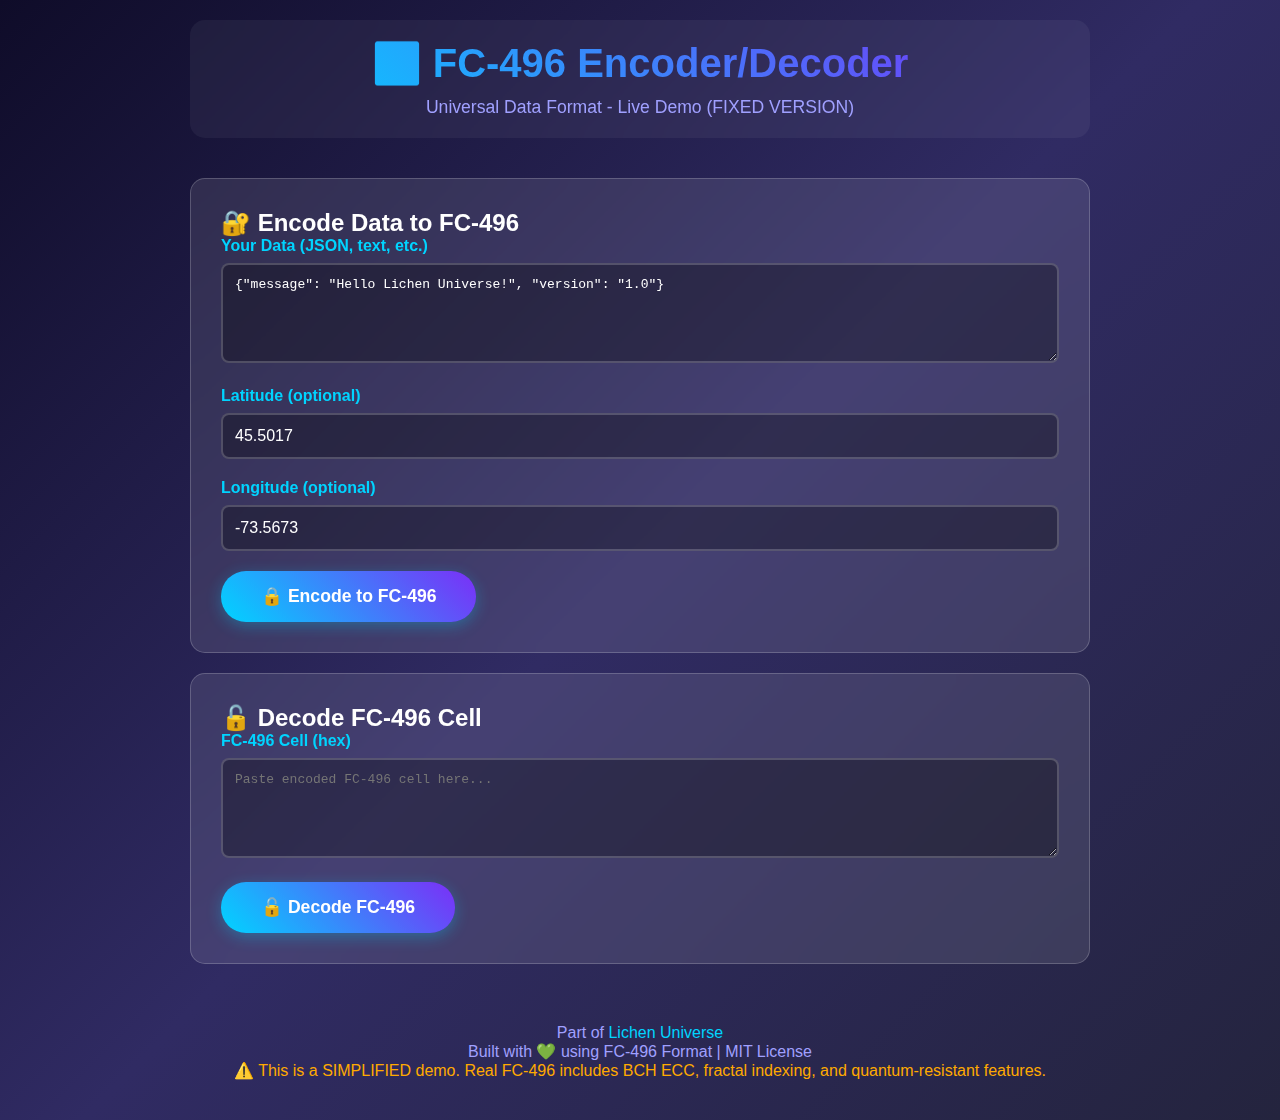
<file: theories/fc496-simple-demo-FIXED (1).html>
<!DOCTYPE html>
<html lang="en">
<head>
    <meta charset="UTF-8">
    <meta name="viewport" content="width=device-width, initial-scale=1.0">
    <title>FC-496 Encoder/Decoder - Live Demo (FIXED)</title>
    <style>
        * {
            margin: 0;
            padding: 0;
            box-sizing: border-box;
        }
        
        body {
            font-family: 'Segoe UI', Tahoma, Geneva, Verdana, sans-serif;
            background: linear-gradient(135deg, #0f0c29, #302b63, #24243e);
            color: #fff;
            min-height: 100vh;
            padding: 20px;
        }
        
        .container {
            max-width: 900px;
            margin: 0 auto;
        }
        
        header {
            text-align: center;
            margin-bottom: 40px;
            padding: 20px;
            background: rgba(255,255,255,0.05);
            border-radius: 15px;
            backdrop-filter: blur(10px);
        }
        
        h1 {
            font-size: 2.5em;
            margin-bottom: 10px;
            background: linear-gradient(45deg, #00d4ff, #7b2ff7);
            -webkit-background-clip: text;
            -webkit-text-fill-color: transparent;
        }
        
        .subtitle {
            color: #a0a0ff;
            font-size: 1.1em;
        }
        
        .card {
            background: rgba(255,255,255,0.1);
            border-radius: 15px;
            padding: 30px;
            margin-bottom: 20px;
            backdrop-filter: blur(10px);
            border: 1px solid rgba(255,255,255,0.2);
        }
        
        .input-group {
            margin-bottom: 20px;
        }
        
        label {
            display: block;
            margin-bottom: 8px;
            color: #00d4ff;
            font-weight: 600;
        }
        
        input, textarea {
            width: 100%;
            padding: 12px;
            border-radius: 8px;
            border: 2px solid rgba(255,255,255,0.2);
            background: rgba(0,0,0,0.3);
            color: #fff;
            font-size: 1em;
            transition: all 0.3s;
        }
        
        input:focus, textarea:focus {
            outline: none;
            border-color: #00d4ff;
            box-shadow: 0 0 15px rgba(0,212,255,0.3);
        }
        
        textarea {
            min-height: 100px;
            font-family: monospace;
            resize: vertical;
        }
        
        button {
            background: linear-gradient(45deg, #00d4ff, #7b2ff7);
            color: white;
            border: none;
            padding: 15px 40px;
            border-radius: 25px;
            font-size: 1.1em;
            font-weight: 600;
            cursor: pointer;
            transition: all 0.3s;
            box-shadow: 0 4px 15px rgba(0,212,255,0.3);
        }
        
        button:hover {
            transform: translateY(-2px);
            box-shadow: 0 6px 20px rgba(0,212,255,0.5);
        }
        
        button:active {
            transform: translateY(0);
        }
        
        .output {
            background: rgba(0,0,0,0.4);
            border-radius: 8px;
            padding: 15px;
            margin-top: 20px;
            border-left: 4px solid #00d4ff;
            font-family: monospace;
            word-break: break-all;
            max-height: 300px;
            overflow-y: auto;
        }
        
        .stats {
            display: grid;
            grid-template-columns: repeat(auto-fit, minmax(150px, 1fr));
            gap: 15px;
            margin-top: 20px;
        }
        
        .stat {
            background: rgba(0,212,255,0.1);
            padding: 15px;
            border-radius: 10px;
            text-align: center;
        }
        
        .stat-value {
            font-size: 1.8em;
            font-weight: bold;
            color: #00d4ff;
        }
        
        .stat-label {
            font-size: 0.9em;
            color: #a0a0ff;
            margin-top: 5px;
        }
        
        .success {
            color: #00ff88;
        }
        
        .error {
            color: #ff4444;
        }
        
        .warning {
            color: #ffaa00;
        }
        
        footer {
            text-align: center;
            margin-top: 40px;
            padding: 20px;
            color: #a0a0ff;
        }
        
        footer a {
            color: #00d4ff;
            text-decoration: none;
        }
        
        footer a:hover {
            text-decoration: underline;
        }
        
        .debug-info {
            background: rgba(255,170,0,0.1);
            border-left: 4px solid #ffaa00;
            padding: 10px;
            margin-top: 10px;
            font-size: 0.9em;
            border-radius: 5px;
        }
        
        @keyframes pulse {
            0%, 100% { opacity: 1; }
            50% { opacity: 0.5; }
        }
        
        .processing {
            animation: pulse 1s infinite;
        }
    </style>
</head>
<body>
    <div class="container">
        <header>
            <h1>🌌 FC-496 Encoder/Decoder</h1>
            <p class="subtitle">Universal Data Format - Live Demo (FIXED VERSION)</p>
        </header>
        
        <div class="card">
            <h2>🔐 Encode Data to FC-496</h2>
            
            <div class="input-group">
                <label for="inputData">Your Data (JSON, text, etc.)</label>
                <textarea id="inputData" placeholder='{"message": "Hello Lichen Universe!"}'></textarea>
            </div>
            
            <div class="input-group">
                <label for="latitude">Latitude (optional)</label>
                <input type="number" id="latitude" placeholder="45.5017" step="0.0001">
            </div>
            
            <div class="input-group">
                <label for="longitude">Longitude (optional)</label>
                <input type="number" id="longitude" placeholder="-73.5673" step="0.0001">
            </div>
            
            <button onclick="encodeData()">🔒 Encode to FC-496</button>
            
            <div id="encodeOutput" class="output" style="display:none;"></div>
            
            <div class="stats" id="encodeStats" style="display:none;">
                <div class="stat">
                    <div class="stat-value" id="cellSize">496</div>
                    <div class="stat-label">Bits</div>
                </div>
                <div class="stat">
                    <div class="stat-value" id="encodeTime">-</div>
                    <div class="stat-label">Encode Time</div>
                </div>
                <div class="stat">
                    <div class="stat-value" id="integrity">✓</div>
                    <div class="stat-label">Integrity</div>
                </div>
            </div>
        </div>
        
        <div class="card">
            <h2>🔓 Decode FC-496 Cell</h2>
            
            <div class="input-group">
                <label for="encodedData">FC-496 Cell (hex)</label>
                <textarea id="encodedData" placeholder="Paste encoded FC-496 cell here..."></textarea>
            </div>
            
            <button onclick="decodeData()">🔓 Decode FC-496</button>
            
            <div id="decodeOutput" class="output" style="display:none;"></div>
        </div>
        
        <footer>
            <p>Part of <a href="https://github.com/quantum-lichen/Lichen-Universe-Unified" target="_blank">Lichen Universe</a></p>
            <p>Built with 💚 using FC-496 Format | MIT License</p>
            <p class="warning">⚠️ This is a SIMPLIFIED demo. Real FC-496 includes BCH ECC, fractal indexing, and quantum-resistant features.</p>
        </footer>
    </div>
    
    <script>
        // ===== FC-496 CELL STRUCTURE (FIXED) =====
        // Total: 496 bits = 62 bytes = 124 hex characters
        // 
        // [0-7]   : GeoPath (8 hex = 4 bytes = 32 bits) - Lat/Lon encoding
        // [8-11]  : π-Index (4 hex = 2 bytes = 16 bits) - Time/entropy marker
        // [12-23] : Metadata (12 hex = 6 bytes = 48 bits) - Version, flags, etc.
        // [24-123]: Payload (100 hex = 50 bytes = 400 bits) - Actual data + ECC
        //
        // Total: 8 + 4 + 12 + 100 = 124 hex chars ✓
        
        const FC496_STRUCTURE = {
            GEOPATH_START: 0,
            GEOPATH_END: 8,
            PI_INDEX_START: 8,
            PI_INDEX_END: 12,
            METADATA_START: 12,
            METADATA_END: 24,
            PAYLOAD_START: 24,
            PAYLOAD_END: 124,
            TOTAL_LENGTH: 124
        };
        
        // FC-496 Encoder (FIXED)
        function encodeData() {
            const startTime = performance.now();
            
            const data = document.getElementById('inputData').value;
            const lat = parseFloat(document.getElementById('latitude').value) || 0;
            const lon = parseFloat(document.getElementById('longitude').value) || 0;
            
            if (!data) {
                alert('Please enter some data to encode!');
                return;
            }
            
            // Encode to FC-496
            const fc496Cell = createFC496Cell(data, lat, lon);
            
            const endTime = performance.now();
            const encodeTime = (endTime - startTime).toFixed(2);
            
            // Display output
            document.getElementById('encodeOutput').style.display = 'block';
            document.getElementById('encodeOutput').innerHTML = `
                <div class="success">✓ Encoded successfully!</div>
                <br>
                <strong>FC-496 Cell (Hex):</strong><br>
                <code style="color: #00ff88;">${fc496Cell.hex}</code>
                <br><br>
                <strong>Cell Structure Breakdown:</strong><br>
                • <span style="color: #00d4ff;">GeoPath</span> (chars 0-7): ${fc496Cell.hex.substring(0, 8)}<br>
                • <span style="color: #00d4ff;">π-Index</span> (chars 8-11): ${fc496Cell.hex.substring(8, 12)}<br>
                • <span style="color: #00d4ff;">Metadata</span> (chars 12-23): ${fc496Cell.hex.substring(12, 24)}<br>
                • <span style="color: #00d4ff;">Payload</span> (chars 24-123): ${fc496Cell.hex.substring(24, 124)}<br>
                <br>
                <strong>Technical Details:</strong><br>
                • Total: 496 bits (62 bytes = 124 hex characters)<br>
                • Data length: ${data.length} chars → ${stringToHex(data).length / 2} bytes<br>
                • Coordinates: ${lat.toFixed(4)}°, ${lon.toFixed(4)}°
                
                <div class="debug-info">
                    <strong>🔧 DEBUG INFO:</strong><br>
                    Original data length: ${data.length} characters<br>
                    Hex data length: ${stringToHex(data).length} hex chars (${stringToHex(data).length / 2} bytes)<br>
                    Max payload capacity: 50 bytes (100 hex chars)
                </div>
            `;
            
            document.getElementById('encodeStats').style.display = 'grid';
            document.getElementById('encodeTime').textContent = encodeTime + ' ms';
            
            // Store for decoding
            window.lastEncoded = { 
                hex: fc496Cell.hex, 
                data: data, 
                lat: lat, 
                lon: lon,
                timestamp: Date.now()
            };
            
            // Auto-populate decode field
            document.getElementById('encodedData').value = fc496Cell.hex;
        }
        
        function decodeData() {
            const startTime = performance.now();
            const encodedHex = document.getElementById('encodedData').value.trim();
            
            if (!encodedHex) {
                alert('Please paste a FC-496 cell to decode!');
                return;
            }
            
            // Validate format
            if (encodedHex.length !== FC496_STRUCTURE.TOTAL_LENGTH) {
                document.getElementById('decodeOutput').style.display = 'block';
                document.getElementById('decodeOutput').innerHTML = `
                    <div class="error">✗ Invalid FC-496 cell length</div>
                    <br>
                    <strong>Expected:</strong> ${FC496_STRUCTURE.TOTAL_LENGTH} hex characters (496 bits / 62 bytes)<br>
                    <strong>Received:</strong> ${encodedHex.length} hex characters
                    <br><br>
                    <div class="debug-info">
                        Make sure you copied the complete hex string from the encoder output.
                    </div>
                `;
                return;
            }
            
            // Decode the cell
            const decoded = decodeFC496Cell(encodedHex);
            const endTime = performance.now();
            const decodeTime = (endTime - startTime).toFixed(2);
            
            // Display output
            document.getElementById('decodeOutput').style.display = 'block';
            if (decoded.valid) {
                document.getElementById('decodeOutput').innerHTML = `
                    <div class="success">✓ Decoded successfully!</div>
                    <br>
                    <strong>Original Data:</strong><br>
                    <code style="color: #00ff88;">${escapeHtml(decoded.data)}</code>
                    <br><br>
                    <strong>Geographic Coordinates:</strong><br>
                    • Latitude: ${decoded.lat.toFixed(4)}°<br>
                    • Longitude: ${decoded.lon.toFixed(4)}°
                    <br><br>
                    <strong>Cell Metadata:</strong><br>
                    • π-Index: ${decoded.piIndex}<br>
                    • Metadata: ${decoded.metadata}<br>
                    • Decode Time: ${decodeTime} ms
                    <br><br>
                    <strong>Integrity Check:</strong> <span class="success">✓ PASSED</span>
                    
                    <div class="debug-info">
                        <strong>🔧 DECODE DEBUG:</strong><br>
                        GeoPath raw: ${decoded.geoPathRaw}<br>
                        Payload raw: ${decoded.payloadRaw.substring(0, 40)}...<br>
                        Decoded hex length: ${decoded.payloadRaw.length} chars<br>
                        Data recovered: ${decoded.data.length} characters
                    </div>
                `;
            } else {
                document.getElementById('decodeOutput').innerHTML = `
                    <div class="error">✗ Decoding failed</div>
                    <br>
                    Error: ${decoded.error || 'Unknown error during decoding'}
                    <br><br>
                    <div class="debug-info">
                        The hex string may be corrupted or not a valid FC-496 cell.
                    </div>
                `;
            }
        }
        
        // ===== CORE FC-496 FUNCTIONS (FIXED) =====
        
        function createFC496Cell(data, lat, lon) {
            // 1. Create header components
            const geoPath = encodeGeoPath(lat, lon);          // 8 hex chars
            const piIndex = encodePiIndex();                   // 4 hex chars
            const metadata = '464339360000';                   // 12 hex chars (FC496 v0.0.0)
            
            // 2. Encode data to hex
            let dataHex = stringToHex(data);
            
            // 3. Pad or truncate payload to exactly 100 hex chars (50 bytes)
            const maxPayloadChars = FC496_STRUCTURE.PAYLOAD_END - FC496_STRUCTURE.PAYLOAD_START;
            if (dataHex.length > maxPayloadChars) {
                dataHex = dataHex.substring(0, maxPayloadChars);
            } else {
                dataHex = dataHex.padEnd(maxPayloadChars, '0');
            }
            
            // 4. Assemble complete cell
            const fullCell = geoPath + piIndex + metadata + dataHex;
            
            // 5. Verify length
            if (fullCell.length !== FC496_STRUCTURE.TOTAL_LENGTH) {
                console.error('Cell length mismatch!', fullCell.length);
            }
            
            return {
                hex: fullCell,
                bits: 496,
                structure: {
                    geoPath: geoPath,
                    piIndex: piIndex,
                    metadata: metadata,
                    payload: dataHex
                }
            };
        }
        
        function decodeFC496Cell(hex) {
            try {
                // 1. Extract header components using FIXED structure
                const geoPath = hex.substring(FC496_STRUCTURE.GEOPATH_START, FC496_STRUCTURE.GEOPATH_END);
                const piIndex = hex.substring(FC496_STRUCTURE.PI_INDEX_START, FC496_STRUCTURE.PI_INDEX_END);
                const metadata = hex.substring(FC496_STRUCTURE.METADATA_START, FC496_STRUCTURE.METADATA_END);
                const payload = hex.substring(FC496_STRUCTURE.PAYLOAD_START, FC496_STRUCTURE.PAYLOAD_END);
                
                // 2. Decode geographic coordinates
                const latHex = geoPath.substring(0, 4);
                const lonHex = geoPath.substring(4, 8);
                const lat = (parseInt(latHex, 16) / 100) - 90;
                const lon = (parseInt(lonHex, 16) / 100) - 180;
                
                // 3. Decode payload data
                const data = hexToString(payload).replace(/\0/g, ''); // Remove null padding
                
                return {
                    data: data,
                    lat: lat,
                    lon: lon,
                    piIndex: piIndex,
                    metadata: metadata,
                    geoPathRaw: geoPath,
                    payloadRaw: payload,
                    valid: true
                };
            } catch (e) {
                return { 
                    valid: false,
                    error: e.message
                };
            }
        }
        
        // ===== HELPER FUNCTIONS =====
        
        function encodeGeoPath(lat, lon) {
            // Encode lat/lon to 4 hex chars each (2 bytes each)
            // Range: lat [-90, 90] → [0, 180] → [0, 18000] (×100 for precision)
            //        lon [-180, 180] → [0, 360] → [0, 36000]
            const latInt = Math.floor((lat + 90) * 100);
            const lonInt = Math.floor((lon + 180) * 100);
            return latInt.toString(16).padStart(4, '0') + lonInt.toString(16).padStart(4, '0');
        }
        
        function encodePiIndex() {
            // Use timestamp modulo to get a pseudo-random index in π digits
            const pi = '31415926535897932384626433832795';
            const index = Math.floor(Date.now() / 1000) % pi.length;
            return index.toString(16).padStart(4, '0');
        }
        
        function stringToHex(str) {
            let hex = '';
            for (let i = 0; i < str.length; i++) {
                hex += str.charCodeAt(i).toString(16).padStart(2, '0');
            }
            return hex;
        }
        
        function hexToString(hex) {
            let str = '';
            for (let i = 0; i < hex.length; i += 2) {
                const code = parseInt(hex.substring(i, i + 2), 16);
                if (code > 0 && code < 127) { // Only printable ASCII
                    str += String.fromCharCode(code);
                }
            }
            return str;
        }
        
        function escapeHtml(text) {
            const div = document.createElement('div');
            div.textContent = text;
            return div.innerHTML;
        }
        
        // ===== INITIALIZATION =====
        window.onload = function() {
            document.getElementById('inputData').value = '{"message": "Hello Lichen Universe!", "version": "1.0"}';
            document.getElementById('latitude').value = '45.5017';
            document.getElementById('longitude').value = '-73.5673';
            
            console.log('FC-496 Demo loaded!');
            console.log('Structure:', FC496_STRUCTURE);
        };
    </script>
</body>
</html>
</file>
<file: CEML/visualization/style.css>
:root {
    --gold: #D4AF37;
    --dark-bg: #0a0b10;
    --glass: rgba(255, 255, 255, 0.05);
    --neon-blue: #00f3ff;
    --danger: #ff4d4d;
    --success: #4dff88;
    --ring-bg: rgba(255, 255, 255, 0.1);
}

body {
    background-color: var(--dark-bg);
    color: white;
    font-family: 'Inter', sans-serif;
    margin: 0;
    overflow: hidden;
    display: flex;
    justify-content: center;
    align-items: center;
    height: 100vh;
}

.background-fractal {
    position: absolute;
    top: 0; left: 0; width: 100%; height: 100%;
    z-index: -1;
    background: radial-gradient(circle at 50% 50%, #1a1b26 0%, #000 100%);
}

.container {
    width: 90%;
    max-width: 800px;
    z-index: 1;
}

h1 {
    font-family: 'Cinzel', serif;
    font-size: 3rem;
    text-align: center;
    margin: 0;
    letter-spacing: 5px;
    color: var(--gold);
    text-shadow: 0 0 20px rgba(212, 175, 55, 0.3);
}

.phi { font-style: italic; }

.subtitle {
    text-align: center;
    color: #888;
    margin-bottom: 2rem;
    font-size: 1rem;
}

.grid-golden {
    display: grid;
    grid-template-columns: 1fr 1fr;
    gap: 1.5rem;
    margin-bottom: 2rem;
    align-items: center;
}

.glass {
    background: var(--glass);
    backdrop-filter: blur(10px);
    border: 1px solid rgba(255, 255, 255, 0.1);
    border-radius: 15px;
    padding: 1.5rem;
    box-shadow: 0 4px 30px rgba(0, 0, 0, 0.5);
}

.input-group {
    margin-bottom: 1.2rem;
}

label { display: block; margin-bottom: 0.3rem; color: var(--gold); font-size: 0.9rem; }

input[type=range] {
    width: 100%;
    accent-color: var(--gold);
    cursor: pointer;
}

.equation {
    font-family: 'Cinzel', serif;
    font-size: 1.2rem;
    text-align: center;
    margin-top: 1.5rem;
    border-top: 1px solid rgba(255, 255, 255, 0.1);
    padding-top: 1rem;
}

/* --- CERCLE SCORE --- */
.score-circle {
    position: relative;
    width: 140px;
    height: 140px;
    margin: 0 auto;
}

svg { 
    transform: rotate(-90deg); 
    width: 100%; 
    height: 100%; 
    overflow: visible;
}

.bg-ring { 
    fill: none; 
    stroke: var(--ring-bg);
    stroke-width: 4;
}

.progress-ring {
    fill: none;
    stroke: var(--gold);
    stroke-width: 6;
    stroke-linecap: round;
    transition: stroke-dashoffset 0.3s ease, stroke 0.3s;
}

.score-value {
    position: absolute;
    top: 50%; left: 50%;
    transform: translate(-50%, -50%);
    font-size: 2rem;
    font-family: 'Cinzel', serif;
    font-weight: bold;
}

.threshold {
    position: absolute;
    bottom: -25px; 
    width: 100%; 
    text-align: center;
    font-size: 0.7rem; 
    color: #666;
}

.decision {
    text-align: center;
    font-size: 1.2rem;
    font-weight: bold;
    margin-top: 1rem;
    text-transform: uppercase;
    letter-spacing: 1px;
    min-height: 1.5em;
}

.visualizer {
    height: 80px;
    background: rgba(0,0,0,0.3);
    border-radius: 10px;
    overflow: hidden;
    position: relative;
}

.fractal-dot {
    transition: all 0.3s ease;
}
</file>
